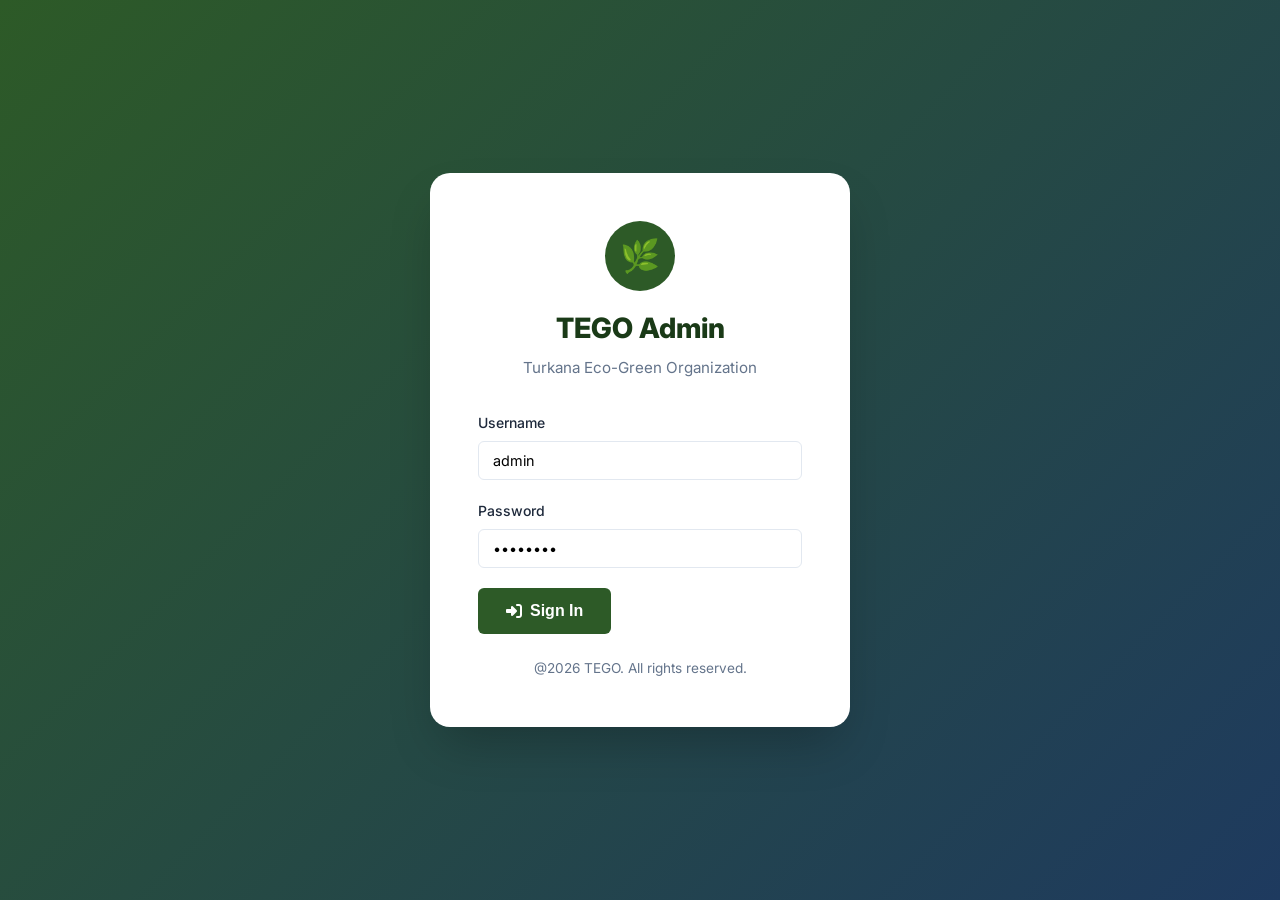
<file: admin/index.html>
<!DOCTYPE html>
<html>
<head>
    <meta http-equiv="refresh" content="0; url=login.html">
    <title>TEGO Admin</title>
</head>
<body>
    <p>Redirecting to <a href="login.html">Admin Login</a>...</p>
</body>
</html>
</file>
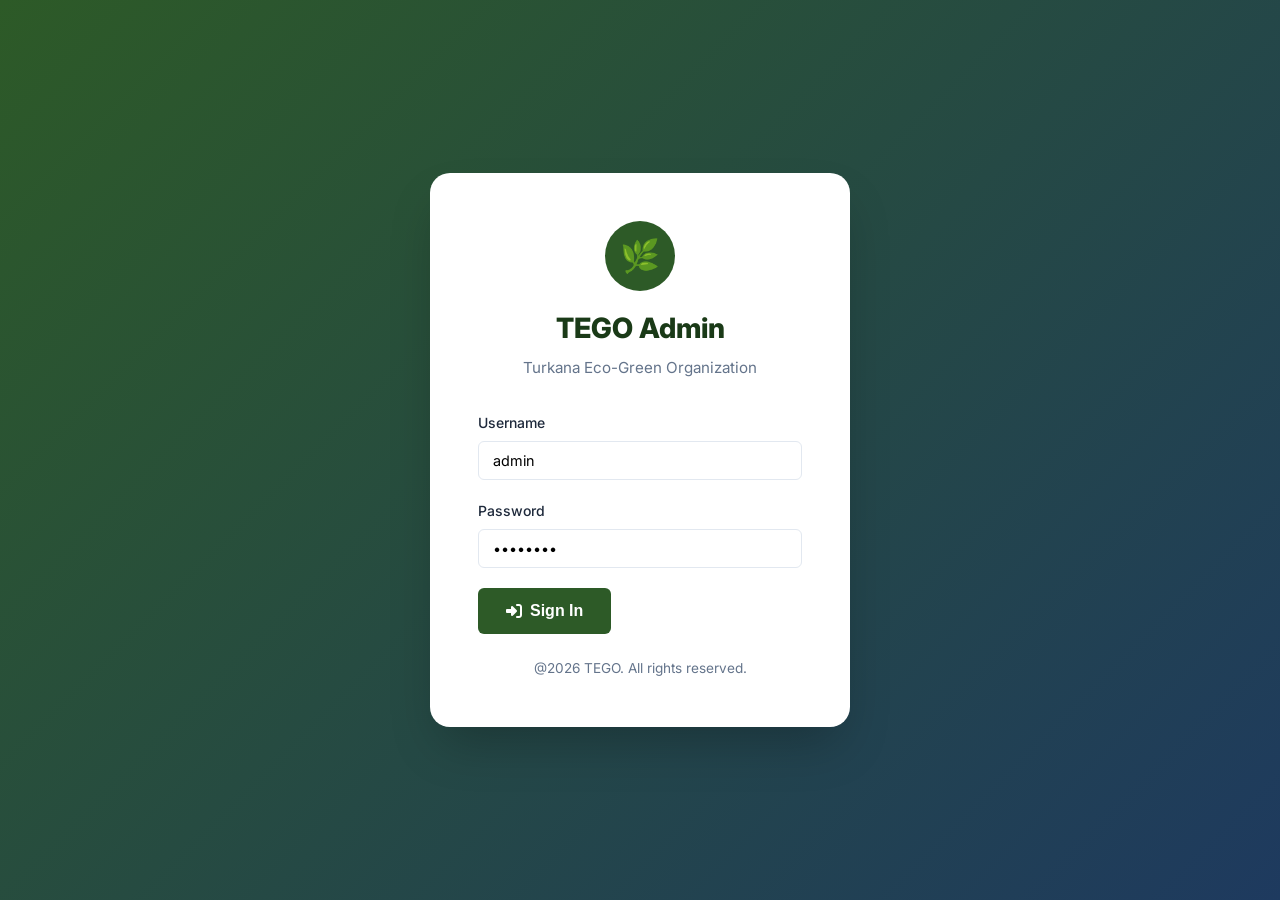
<file: admin/dashboard.html>
<!DOCTYPE html>
<html lang="en">
<head>
    <meta charset="UTF-8">
    <meta name="viewport" content="width=device-width, initial-scale=1.0">
    <title>Dashboard - TEGO Admin</title>
    <link rel="stylesheet" href="css/admin.css?v=2">
    <link rel="stylesheet" href="https://cdnjs.cloudflare.com/ajax/libs/font-awesome/6.5.1/css/all.min.css">
    <link href="https://fonts.googleapis.com/css2?family=Inter:wght@400;500;600;700;800&display=swap" rel="stylesheet">
</head>
<body>
    <div class="dashboard" id="dashboard">
        <aside class="sidebar" id="sidebar">
            <div class="sidebar-header">
                <h2><span style="margin-right: 0.5rem;">🌿</span> TEGO Admin</h2>
            </div>
            <ul class="sidebar-nav">
                <li><a href="#" class="active" onclick="showSection('overview')"><i class="fas fa-tachometer-alt"></i> Dashboard</a></li>
                <li><a href="#" onclick="showSection('projects')"><i class="fas fa-project-diagram"></i> Projects</a></li>
                <li><a href="#" onclick="showSection('blog')"><i class="fas fa-newspaper"></i> Blog Posts</a></li>
                <li><a href="#" onclick="showSection('messages')"><i class="fas fa-envelope"></i> Messages</a></li>
                <li><a href="#" onclick="logout()"><i class="fas fa-sign-out-alt"></i> Logout</a></li>
            </ul>
        </aside>

        <main class="main-content">
            <div class="top-bar">
                <div>
                    <h1 id="pageTitle">Dashboard Overview</h1>
                    <p class="breadcrumb">Home / Dashboard</p>
                </div>
                <div class="user-menu">
                    <span style="color: var(--text-light); font-size: 0.875rem;">Admin User</span>
                    <div class="user-avatar">A</div>
                </div>
            </div>

            <!-- Overview -->
            <div id="overview" class="content-section">
                <div class="stats-grid">
                    <div class="stat-card">
                        <div class="stat-icon green"><i class="fas fa-project-diagram"></i></div>
                        <div class="stat-info"><h3 id="statProjects">0</h3><p>Projects</p></div>
                    </div>
                    <div class="stat-card">
                        <div class="stat-icon blue"><i class="fas fa-newspaper"></i></div>
                        <div class="stat-info"><h3 id="statBlog">0</h3><p>Blog Posts</p></div>
                    </div>
                    <div class="stat-card">
                        <div class="stat-icon orange"><i class="fas fa-envelope"></i></div>
                        <div class="stat-info"><h3 id="statMessages">0</h3><p>Messages</p></div>
                    </div>
                    <div class="stat-card">
                        <div class="stat-icon red"><i class="fas fa-bell"></i></div>
                        <div class="stat-info"><h3 id="statUnread">0</h3><p>Unread</p></div>
                    </div>
                </div>
            </div>

            <!-- Projects -->
            <div id="projects" class="content-section hidden">
                <div class="card">
                    <div class="card-header">
                        <h3><i class="fas fa-project-diagram" style="margin-right: 0.5rem;"></i>Projects</h3>
                        <button class="btn btn-success btn-sm" onclick="addNewProject()">
                            <i class="fas fa-plus"></i> Add Project
                        </button>
                    </div>
                    <div class="card-body">
                        <div class="table-responsive">
                            <table id="projectsTable">
                                <thead>
                                    <tr><th>ID</th><th>Image</th><th>Title</th><th>Category</th><th>Status</th><th>Location</th><th style="width:150px">Actions</th></tr>
                                </thead>
                                <tbody id="projectsTableBody"></tbody>
                            </table>
                        </div>
                    </div>
                </div>
            </div>

            <!-- Blog -->
            <div id="blog" class="content-section hidden">
                <div class="card">
                    <div class="card-header">
                        <h3><i class="fas fa-newspaper" style="margin-right: 0.5rem;"></i>Blog Posts</h3>
                        <button class="btn btn-success btn-sm" onclick="addNewBlog()">
                            <i class="fas fa-plus"></i> Add Post
                        </button>
                    </div>
                    <div class="card-body">
                        <div class="table-responsive">
                            <table id="blogTable">
                                <thead>
                                    <tr><th>ID</th><th>Image</th><th>Title</th><th>Author</th><th>Status</th><th>Date</th><th style="width:150px">Actions</th></tr>
                                </thead>
                                <tbody id="blogTableBody"></tbody>
                            </table>
                        </div>
                    </div>
                </div>
            </div>

            <!-- Messages -->
            <div id="messages" class="content-section hidden">
                <div class="card">
                    <div class="card-header">
                        <h3><i class="fas fa-envelope" style="margin-right: 0.5rem;"></i>Messages</h3>
                    </div>
                    <div class="card-body">
                        <div class="table-responsive">
                            <table id="messagesTable">
                                <thead>
                                    <tr><th>ID</th><th>Name</th><th>Email</th><th>Subject</th><th>Status</th><th style="width:150px">Actions</th></tr>
                                </thead>
                                <tbody id="messagesTableBody"></tbody>
                            </table>
                        </div>
                    </div>
                </div>
            </div>
        </main>
    </div>

    <!-- Project Modal -->
    <div class="modal-overlay" id="projectModal" onclick="if(event.target===this)closeModal('projectModal')">
        <div class="modal">
            <div class="modal-header">
                <h3 id="projectModalTitle">Add Project</h3>
                <button class="close-btn" onclick="closeModal('projectModal')"><i class="fas fa-times"></i></button>
            </div>
            <div class="modal-body">
                <input type="hidden" id="projectId">
                <div class="form-group"><label>Title *</label><input type="text" class="form-control" id="projectTitle"></div>
                <div class="form-group"><label>Slug *</label><input type="text" class="form-control" id="projectSlug"></div>
                <div class="form-group"><label>Summary</label><textarea class="form-control" id="projectSummary" rows="2"></textarea></div>
                <div class="form-group"><label>Description</label><textarea class="form-control" id="projectDescription" rows="3"></textarea></div>
                
                <!-- IMAGE UPLOAD -->
                <div class="form-group">
                    <label>Project Image</label>
                    <input type="file" class="form-control" id="projectImage" accept="image/*">
                    <div id="projectImagePreview" style="margin-top:0.5rem;"></div>
                </div>
                
                <div style="display:grid;grid-template-columns:1fr 1fr;gap:1rem">
                    <div class="form-group"><label>Category</label><input type="text" class="form-control" id="projectCategory"></div>
                    <div class="form-group"><label>Status</label>
                        <select class="form-control" id="projectStatus">
                            <option value="ongoing">Ongoing</option><option value="completed">Completed</option><option value="planned">Planned</option>
                        </select>
                    </div>
                </div>
                <div style="display:grid;grid-template-columns:1fr 1fr;gap:1rem">
                    <div class="form-group"><label>Location</label><input type="text" class="form-control" id="projectLocation"></div>
                    <div class="form-group"><label>Beneficiaries</label><input type="number" class="form-control" id="projectBeneficiaries" value="0"></div>
                </div>
            </div>
            <div class="modal-footer">
                <button class="btn btn-secondary" onclick="closeModal('projectModal')">Cancel</button>
                <button class="btn btn-success" onclick="saveProject()"><i class="fas fa-save"></i> Save</button>
            </div>
        </div>
    </div>

    <!-- Blog Modal -->
    <div class="modal-overlay" id="blogModal" onclick="if(event.target===this)closeModal('blogModal')">
        <div class="modal">
            <div class="modal-header">
                <h3 id="blogModalTitle">Add Blog Post</h3>
                <button class="close-btn" onclick="closeModal('blogModal')"><i class="fas fa-times"></i></button>
            </div>
            <div class="modal-body">
                <input type="hidden" id="blogId">
                <div class="form-group"><label>Title *</label><input type="text" class="form-control" id="blogTitle"></div>
                <div class="form-group"><label>Slug *</label><input type="text" class="form-control" id="blogSlug"></div>
                <div class="form-group"><label>Excerpt</label><textarea class="form-control" id="blogExcerpt" rows="2"></textarea></div>
                <div class="form-group"><label>Content *</label><textarea class="form-control" id="blogContent" rows="4"></textarea></div>
                
                <!-- IMAGE UPLOAD -->
                <div class="form-group">
                    <label>Blog Image</label>
                    <input type="file" class="form-control" id="blogImage" accept="image/*">
                    <div id="blogImagePreview" style="margin-top:0.5rem;"></div>
                </div>
                
                <div style="display:grid;grid-template-columns:1fr 1fr;gap:1rem">
                    <div class="form-group"><label>Author</label><input type="text" class="form-control" id="blogAuthor"></div>
                    <div class="form-group"><label>Category</label><input type="text" class="form-control" id="blogCategory"></div>
                </div>
                <div class="form-group">
                    <label style="display:flex;align-items:center;gap:0.5rem;cursor:pointer">
                        <input type="checkbox" id="blogPublished" checked style="width:auto"> <span>Published</span>
                    </label>
                </div>
            </div>
            <div class="modal-footer">
                <button class="btn btn-secondary" onclick="closeModal('blogModal')">Cancel</button>
                <button class="btn btn-success" onclick="saveBlog()"><i class="fas fa-save"></i> Save</button>
            </div>
        </div>
    </div>

    <!-- Detail Modal -->
    <div class="modal-overlay" id="detailModal" onclick="if(event.target===this)closeModal('detailModal')">
        <div class="modal" style="max-width:700px">
            <div class="modal-header">
                <h3 id="detailModalTitle">Details</h3>
                <button class="close-btn" onclick="closeModal('detailModal')"><i class="fas fa-times"></i></button>
            </div>
            <div class="modal-body" id="detailModalBody"></div>
            <div class="modal-footer">
                <button class="btn btn-secondary" onclick="closeModal('detailModal')">Close</button>
            </div>
        </div>
    </div>

    <script src="js/admin.js?v=2"></script>
</body>
</html>
</file>
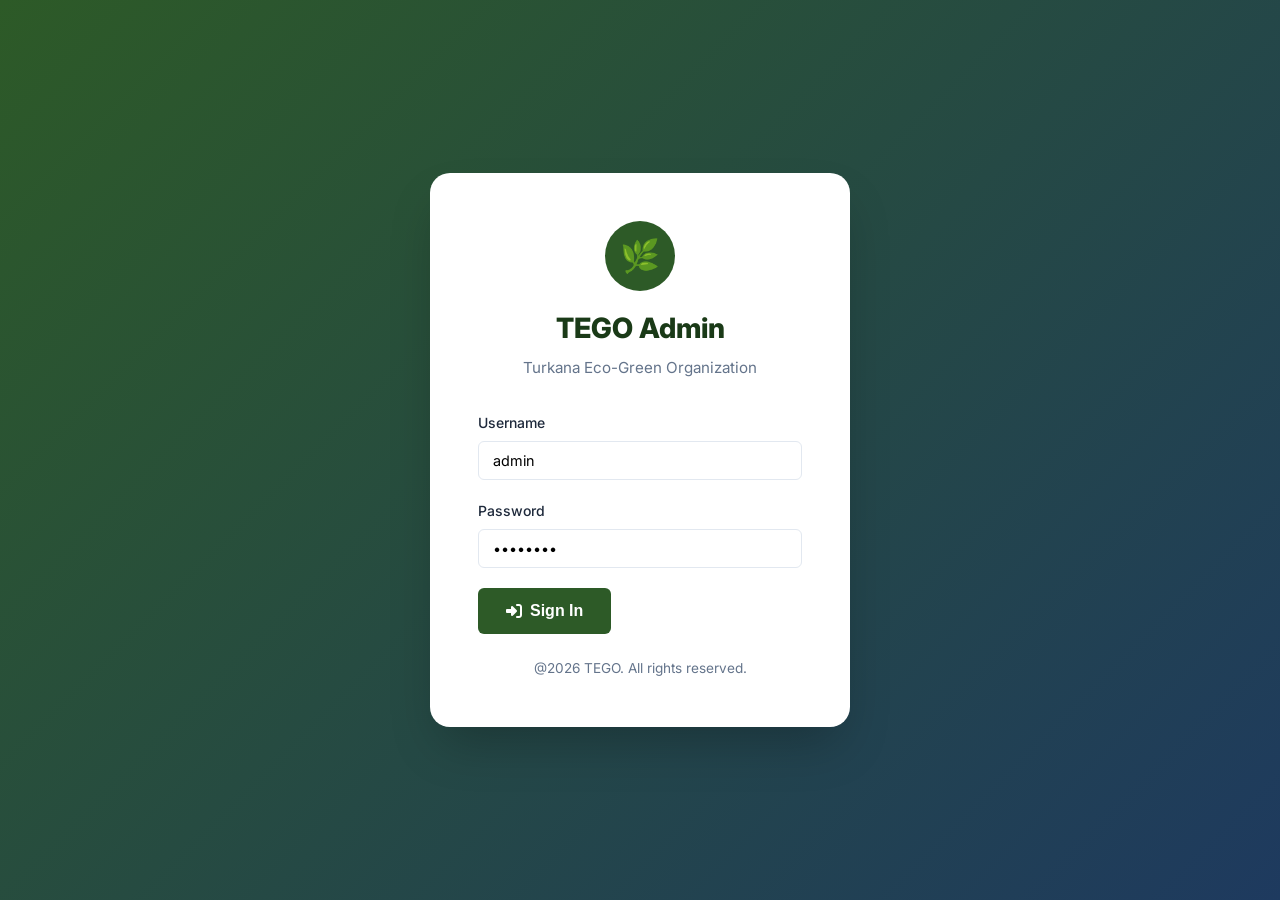
<file: admin/login.html>
<!DOCTYPE html>
<html lang="en">
<head>
    <meta charset="UTF-8">
    <meta name="viewport" content="width=device-width, initial-scale=1.0">
    <title>Admin Login - TEGO</title>
    <link rel="stylesheet" href="css/admin.css?v=2">
    <link rel="stylesheet" href="https://cdnjs.cloudflare.com/ajax/libs/font-awesome/6.5.1/css/all.min.css">
    <link href="https://fonts.googleapis.com/css2?family=Inter:wght@400;500;600;700;800&display=swap" rel="stylesheet">
</head>
<body class="login-page">
    <div class="login-box">
        <div class="login-logo">
            <div class="logo-icon">🌿</div>
            <h1>TEGO Admin</h1>
            <p>Turkana Eco-Green Organization</p>
        </div>
        <form id="loginForm">
            <div class="form-group">
                <label for="username">Username</label>
                <input type="text" id="username" class="form-control" required placeholder="Enter username" value="admin">
            </div>
            <div class="form-group">
                <label for="password">Password</label>
                <input type="password" id="password" class="form-control" required placeholder="Enter password" value="admin123">
            </div>
            <button type="submit" class="btn btn-primary btn-lg">
                <i class="fas fa-sign-in-alt"></i> Sign In
            </button>
        </form>
        <p style="text-align: center; margin-top: 1.5rem; color: var(--text-light); font-size: 0.85rem;">
           
            @2026 TEGO. All rights reserved.
        </p>
    </div>
    <script src="js/admin.js?v=2"></script>
</body>
</html>
</file>
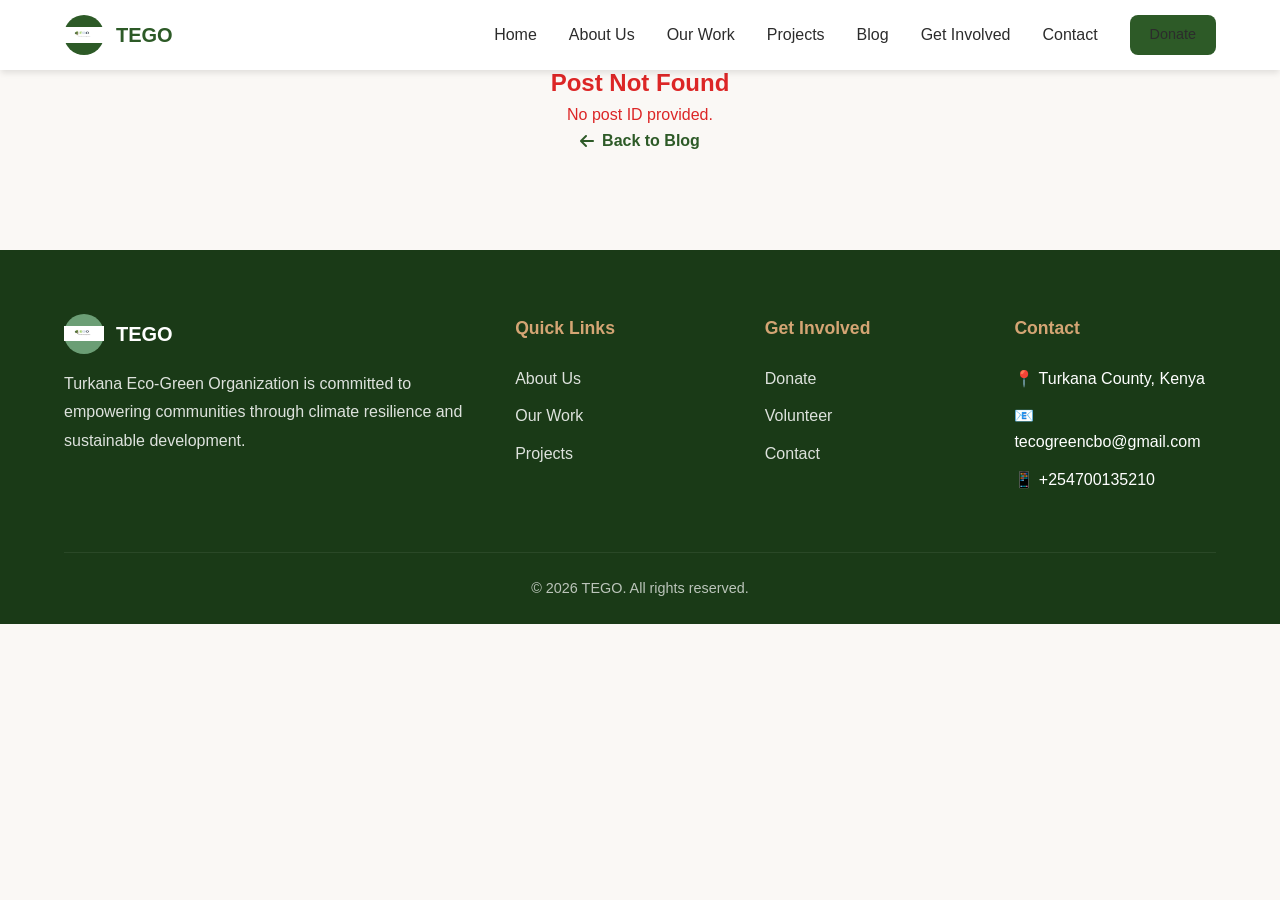
<file: frontend/blog-detail.html>
<!DOCTYPE html>
<html lang="en">
<head>
    <meta charset="UTF-8">
    <meta name="viewport" content="width=device-width, initial-scale=1.0">
    <title>Blog Post - TEGO</title>
    <link rel="stylesheet" href="css/styles.css">
    <link rel="stylesheet" href="https://cdnjs.cloudflare.com/ajax/libs/font-awesome/6.5.1/css/all.min.css">
    <style>
        .blog-detail-hero {
            position: relative;
            height: 450px;
            overflow: hidden;
        }
        .blog-detail-hero img {
            width: 100%;
            height: 100%;
            object-fit: cover;
        }
        .blog-detail-hero-overlay {
            position: absolute;
            bottom: 0;
            left: 0;
            right: 0;
            background: linear-gradient(transparent, rgba(0,0,0,0.85));
            padding: 4rem 0 2rem;
            color: white;
        }
        .blog-detail-meta {
            display: flex;
            gap: 1.5rem;
            align-items: center;
            margin-top: 1rem;
            flex-wrap: wrap;
        }
        .blog-detail-meta span {
            display: flex;
            align-items: center;
            gap: 0.5rem;
            font-size: 0.95rem;
            opacity: 0.9;
        }
        .blog-detail-content {
            max-width: 800px;
            margin: 0 auto;
            padding: 3rem 1rem;
            font-size: 1.1rem;
            line-height: 1.8;
            color: var(--gray);
        }
        .blog-detail-content p {
            margin-bottom: 1.5rem;
        }
        .author-box {
            display: flex;
            align-items: center;
            gap: 1rem;
            background: var(--light-gray);
            padding: 1.5rem;
            border-radius: 12px;
            margin-top: 3rem;
        }
        .author-avatar {
            width: 60px;
            height: 60px;
            border-radius: 50%;
            background: var(--primary-green);
            color: white;
            display: flex;
            align-items: center;
            justify-content: center;
            font-size: 1.5rem;
            font-weight: 700;
        }
        .back-link {
            display: inline-flex;
            align-items: center;
            gap: 0.5rem;
            color: var(--primary-green);
            text-decoration: none;
            font-weight: 600;
            margin-bottom: 2rem;
        }
        .back-link:hover {
            text-decoration: underline;
        }
        .loading-spinner {
            text-align: center;
            padding: 4rem;
            font-size: 1.2rem;
            color: var(--gray);
        }
        .error-message {
            text-align: center;
            padding: 4rem;
            color: #dc2626;
        }
    </style>
</head>
<body>
    <nav class="navbar">
        <div class="container">
            <a href="index.html" class="logo">
                <div class="logo-icon"><img src="uploads/logo.jpeg" alt="TEGO Logo"></div>
                <span>TEGO</span>
            </a>
            <button class="mobile-menu-btn" id="mobileMenuBtn">
                <i class="fas fa-bars"></i>
            </button>
            <ul class="nav-links" id="navLinks">
                <li><a href="index.html">Home</a></li>
                <li><a href="about.html">About Us</a></li>
                <li><a href="work.html">Our Work</a></li>
                <li><a href="projects.html">Projects</a></li>
                <li><a href="blog.html">Blog</a></li>
                <li><a href="get-involved.html">Get Involved</a></li>
                <li><a href="contact.html">Contact</a></li>
                <li><a href="get-involved.html" class="btn btn-primary" style="padding: 0.5rem 1.25rem; font-size: 0.9rem;">Donate</a></li>
            </ul>
        </div>
    </nav>

    <div id="blogDetail">
        <div class="loading-spinner">
            <i class="fas fa-spinner fa-spin"></i> Loading blog post...
        </div>
    </div>

    <footer class="footer">
        <div class="container">
            <div class="footer-grid">
                <div class="footer-brand">
                    <div class="logo" style="color: white;">
                        <div class="logo-icon" style="background: var(--accent-green);"><img src="uploads/logo.jpeg" alt="TEGO Logo"></div>
                        <span>TEGO</span>
                    </div>
                    <p>Turkana Eco-Green Organization is committed to empowering communities through climate resilience and sustainable development.</p>
                </div>
                <div>
                    <h4>Quick Links</h4>
                    <ul class="footer-links">
                        <li><a href="about.html">About Us</a></li>
                        <li><a href="work.html">Our Work</a></li>
                        <li><a href="projects.html">Projects</a></li>
                    </ul>
                </div>
                <div>
                    <h4>Get Involved</h4>
                    <ul class="footer-links">
                        <li><a href="get-involved.html">Donate</a></li>
                        <li><a href="get-involved.html">Volunteer</a></li>
                        <li><a href="contact.html">Contact</a></li>
                    </ul>
                </div>
                <div>
                    <h4>Contact</h4>
                    <ul class="footer-links">
                        <li>📍 Turkana County, Kenya</li>
                        <li>📧 tecogreencbo@gmail.com</li>
                        <li>📱  +254700135210 </li>
                    </ul>
                </div>
            </div>
            <div class="footer-bottom">
                <p>&copy; 2026 TEGO. All rights reserved.</p>
            </div>
        </div>
    </footer>

    <script src="js/main.js"></script>
    <script>
        // Blog detail page logic
        async function loadBlogDetail() {
            const urlParams = new URLSearchParams(window.location.search);
            const postId = urlParams.get('id');
            const container = document.getElementById('blogDetail');

            if (!postId) {
                container.innerHTML = '<div class="error-message"><h2>Post Not Found</h2><p>No post ID provided.</p><a href="blog.html" class="back-link"><i class="fas fa-arrow-left"></i> Back to Blog</a></div>';
                return;
            }

            try {
                const response = await fetch(`${API_BASE_URL}/blog/${postId}`);
                if (!response.ok) throw new Error('Post not found');
                const post = await response.json();

                container.innerHTML = `
                    <div class="blog-detail-hero">
                        <img src="${post.image_url || 'https://images.unsplash.com/photo-1464226184884-fa280b87c399?w=1200'}" alt="${post.title}">
                        <div class="blog-detail-hero-overlay">
                            <div class="container">
                                <a href="blog.html" class="back-link" style="color:white; margin-bottom:1rem;">
                                    <i class="fas fa-arrow-left"></i> Back to Blog
                                </a>
                                <span class="badge badge-info" style="display:inline-block; margin-bottom:1rem; padding: 0.35rem 1rem; border-radius: 999px; background: var(--accent-green);">
                                    ${post.category || 'General'}
                                </span>
                                <h1 style="font-size: 2.5rem; margin-bottom: 0.5rem; line-height: 1.2;">${post.title}</h1>
                                <div class="blog-detail-meta">
                                    <span><i class="fas fa-user"></i> ${post.author || 'TEGO Team'}</span>
                                    <span><i class="fas fa-calendar"></i> ${new Date(post.created_at).toLocaleDateString('en-US', { year: 'numeric', month: 'long', day: 'numeric' })}</span>
                                    <span><i class="fas fa-clock"></i> ${Math.ceil((post.content || post.excerpt || '').length / 1000)} min read</span>
                                    ${post.is_published ? '' : '<span style="background: #f59e0b; padding: 0.25rem 0.75rem; border-radius: 999px; font-size: 0.85rem;">Draft</span>'}
                                </div>
                            </div>
                        </div>
                    </div>

                    <div class="container">
                        <div class="blog-detail-content">
                            ${post.excerpt ? `<p style="font-size: 1.25rem; font-weight: 500; color: var(--dark-green); font-style: italic; border-left: 4px solid var(--primary-green); padding-left: 1.5rem; margin-bottom: 2rem;">${post.excerpt}</p>` : ''}
                            
                            <div class="post-body">
                                ${(post.content || 'No content available.').replace(/\n/g, '<br>')}
                            </div>

                            <div class="author-box">
                                <div class="author-avatar">${(post.author || 'T').charAt(0)}</div>
                                <div>
                                    <h4 style="margin-bottom: 0.25rem; color: var(--dark-green);">${post.author || 'TEGO Team'}</h4>
                                    <p style="font-size: 0.9rem; color: var(--gray);">Writer at TEGO</p>
                                </div>
                            </div>

                            <div style="margin-top: 3rem; text-align: center;">
                                <h3 style="color: var(--dark-green); margin-bottom: 1rem;">Share This Post</h3>
                                <div style="display: flex; gap: 1rem; justify-content: center;">
                                    <a href="https://twitter.com/intent/tweet?text=${encodeURIComponent(post.title)}&url=${encodeURIComponent(window.location.href)}" target="_blank" class="btn btn-outline" style="border-radius: 50%; width: 50px; height: 50px; padding: 0; display: flex; align-items: center; justify-content: center;">
                                        <i class="fab fa-twitter"></i>
                                    </a>
                                    <a href="https://www.facebook.com/sharer/sharer.php?u=${encodeURIComponent(window.location.href)}" target="_blank" class="btn btn-outline" style="border-radius: 50%; width: 50px; height: 50px; padding: 0; display: flex; align-items: center; justify-content: center;">
                                        <i class="fab fa-facebook-f"></i>
                                    </a>
                                    <a href="https://wa.me/?text=${encodeURIComponent(post.title + ' ' + window.location.href)}" target="_blank" class="btn btn-outline" style="border-radius: 50%; width: 50px; height: 50px; padding: 0; display: flex; align-items: center; justify-content: center;">
                                        <i class="fab fa-whatsapp"></i>
                                    </a>
                                </div>
                            </div>
                        </div>
                    </div>
                `;
            } catch (error) {
                container.innerHTML = `
                    <div class="error-message">
                        <h2>Error Loading Post</h2>
                        <p>${error.message}</p>
                        <a href="blog.html" class="back-link"><i class="fas fa-arrow-left"></i> Back to Blog</a>
                    </div>
                `;
            }
        }

        // Load detail when DOM is ready
        if (document.getElementById('blogDetail')) {
            loadBlogDetail();
        }
    </script>
</body>
</html>
</file>
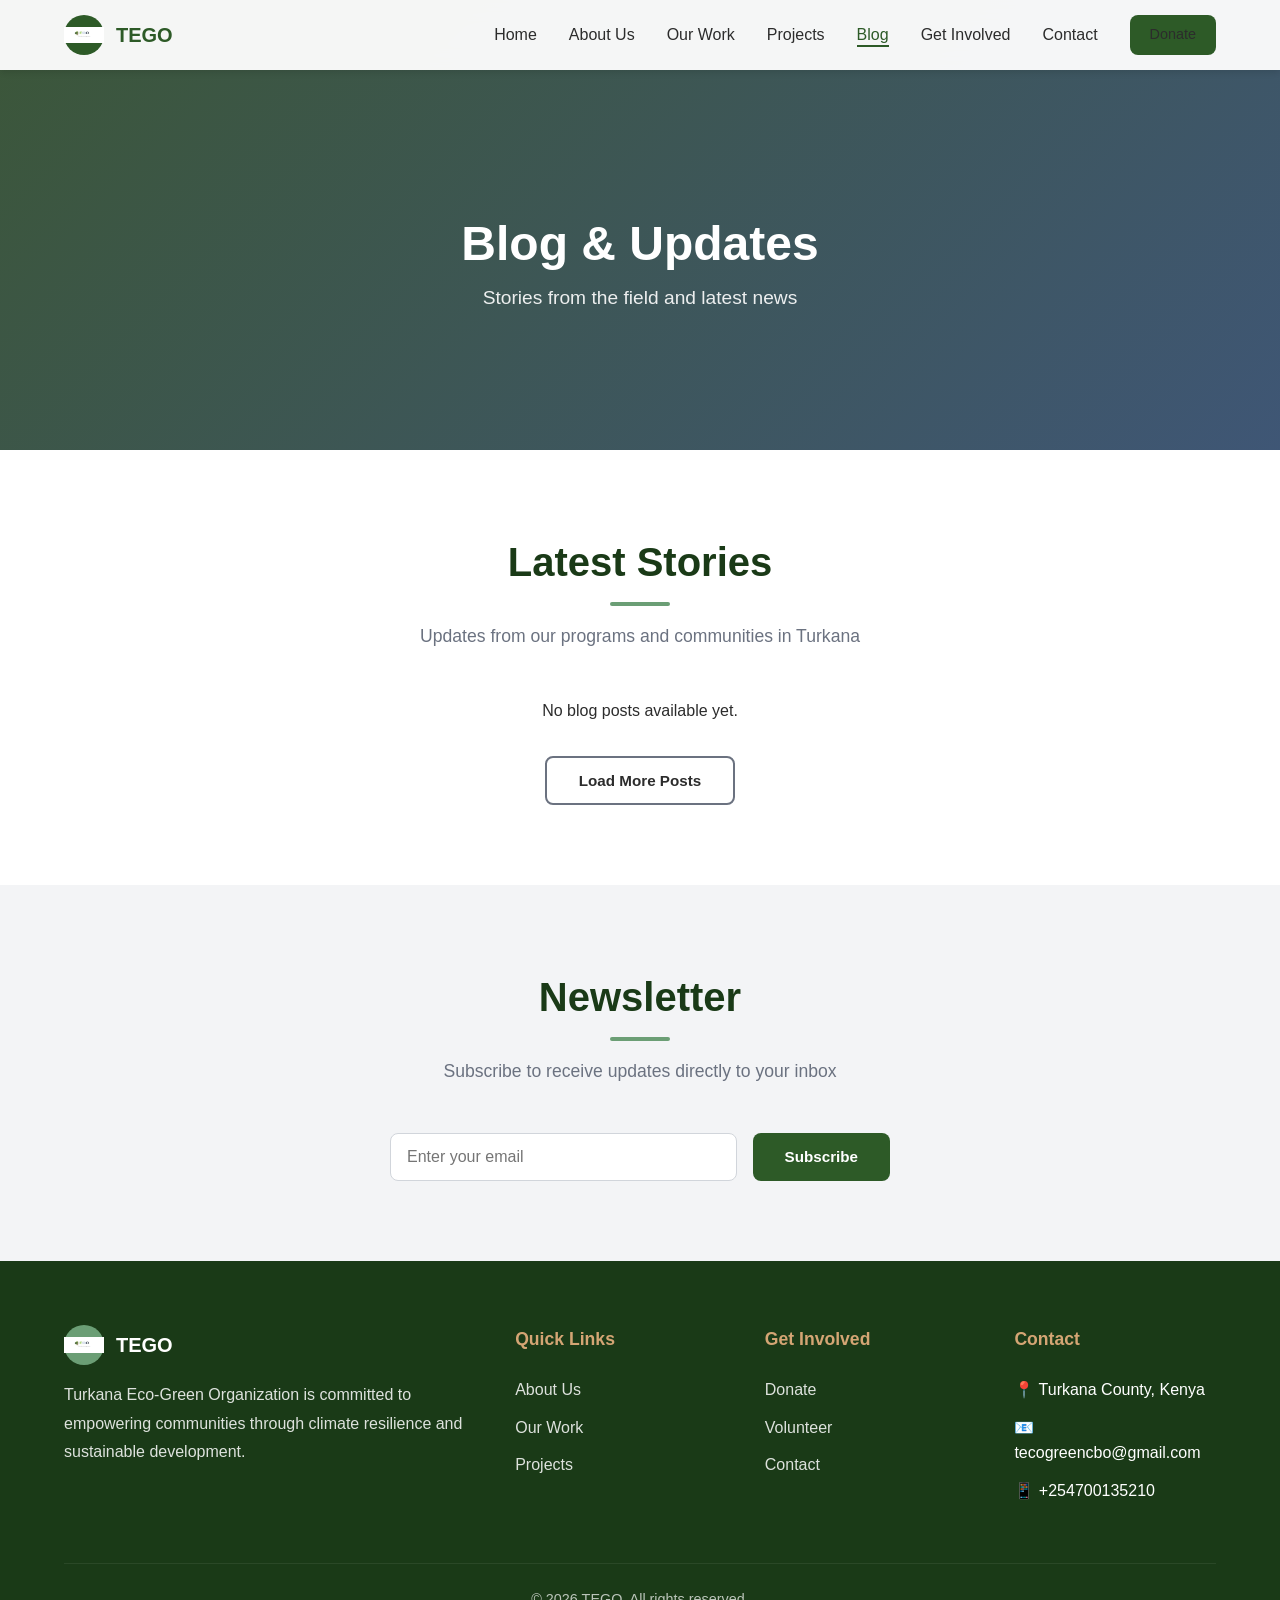
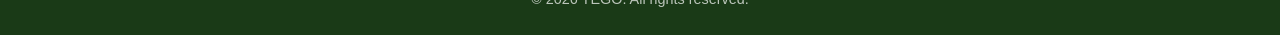
<file: frontend/blog.html>
<!DOCTYPE html>
<html lang="en">
<head>
    <meta charset="UTF-8">
    <meta name="viewport" content="width=device-width, initial-scale=1.0">
    <title>Blog & Updates - TEGO</title>
    <link rel="stylesheet" href="css/styles.css">
    <link rel="stylesheet" href="https://cdnjs.cloudflare.com/ajax/libs/font-awesome/6.5.1/css/all.min.css">
</head>
<body>
    <nav class="navbar">
        <div class="container">
            <a href="index.html" class="logo">
                <div class="logo-icon"><img src="uploads/logo.jpeg" alt="TEGO Logo"></div>
                <span>TEGO</span>
            </a>
            <button class="mobile-menu-btn" id="mobileMenuBtn">
                <i class="fas fa-bars"></i>
            </button>
            <ul class="nav-links" id="navLinks">
                <li><a href="index.html">Home</a></li>
                <li><a href="about.html">About Us</a></li>
                <li><a href="work.html">Our Work</a></li>
                <li><a href="projects.html">Projects</a></li>
                <li><a href="blog.html" class="active">Blog</a></li>
                <li><a href="get-involved.html">Get Involved</a></li>
                <li><a href="contact.html">Contact</a></li>
                <li><a href="get-involved.html" class="btn btn-primary" style="padding: 0.5rem 1.25rem; font-size: 0.9rem;">Donate</a></li>
            </ul>
        </div>
    </nav>

    <section class="about-hero">
        <div class="container">
            <h1>Blog & Updates</h1>
            <p style="font-size: 1.2rem; opacity: 0.9;">Stories from the field and latest news</p>
        </div>
    </section>

    <section class="section" style="background: white;">
        <div class="container">
            <div class="section-header">
                <h2>Latest Stories</h2>
                <p>Updates from our programs and communities in Turkana</p>
            </div>
            <div class="blog-grid" id="blogContainer">
                <!-- Blog posts loaded dynamically -->
            </div>
            <div class="text-center mt-2">
                <button class="btn btn-outline" style="color: var(--dark); border-color: var(--gray);" onclick="alert('More posts coming soon!')">Load More Posts</button>
            </div>
        </div>
    </section>

    <section class="section" style="background: var(--light-gray);">
        <div class="container">
            <div class="section-header">
                <h2>Newsletter</h2>
                <p>Subscribe to receive updates directly to your inbox</p>
            </div>
            <div style="max-width: 500px; margin: 0 auto; text-align: center;">
                <form onsubmit="event.preventDefault(); alert('Thank you for subscribing!');" style="display: flex; gap: 1rem;">
                    <input type="email" placeholder="Enter your email" class="form-control" required style="flex: 1;">
                    <button type="submit" class="btn btn-primary">Subscribe</button>
                </form>
            </div>
        </div>
    </section>

    <footer class="footer">
        <div class="container">
            <div class="footer-grid">
                <div class="footer-brand">
                    <div class="logo" style="color: white;">
                        <div class="logo-icon" style="background: var(--accent-green);"><img src="uploads/logo.jpeg" alt="TEGO Logo"></div>
                        <span>TEGO</span>
                    </div>
                    <p>Turkana Eco-Green Organization is committed to empowering communities through climate resilience and sustainable development.</p>
                </div>
                <div>
                    <h4>Quick Links</h4>
                    <ul class="footer-links">
                        <li><a href="about.html">About Us</a></li>
                        <li><a href="work.html">Our Work</a></li>
                        <li><a href="projects.html">Projects</a></li>
                    </ul>
                </div>
                <div>
                    <h4>Get Involved</h4>
                    <ul class="footer-links">
                        <li><a href="get-involved.html">Donate</a></li>
                        <li><a href="get-involved.html">Volunteer</a></li>
                        <li><a href="contact.html">Contact</a></li>
                    </ul>
                </div>
                <div>
                    <h4>Contact</h4>
                    <ul class="footer-links">
                        <li>📍 Turkana County, Kenya</li>
                        <li>📧 tecogreencbo@gmail.com</li>
                        <li>📱  +254700135210 </li>
                    </ul>
                </div>
            </div>
            <div class="footer-bottom">
                <p>&copy; 2026 TEGO. All rights reserved.</p>
            </div>
        </div>
    </footer>

    <script src="js/main.js"></script>
</body>
</html>
</file>
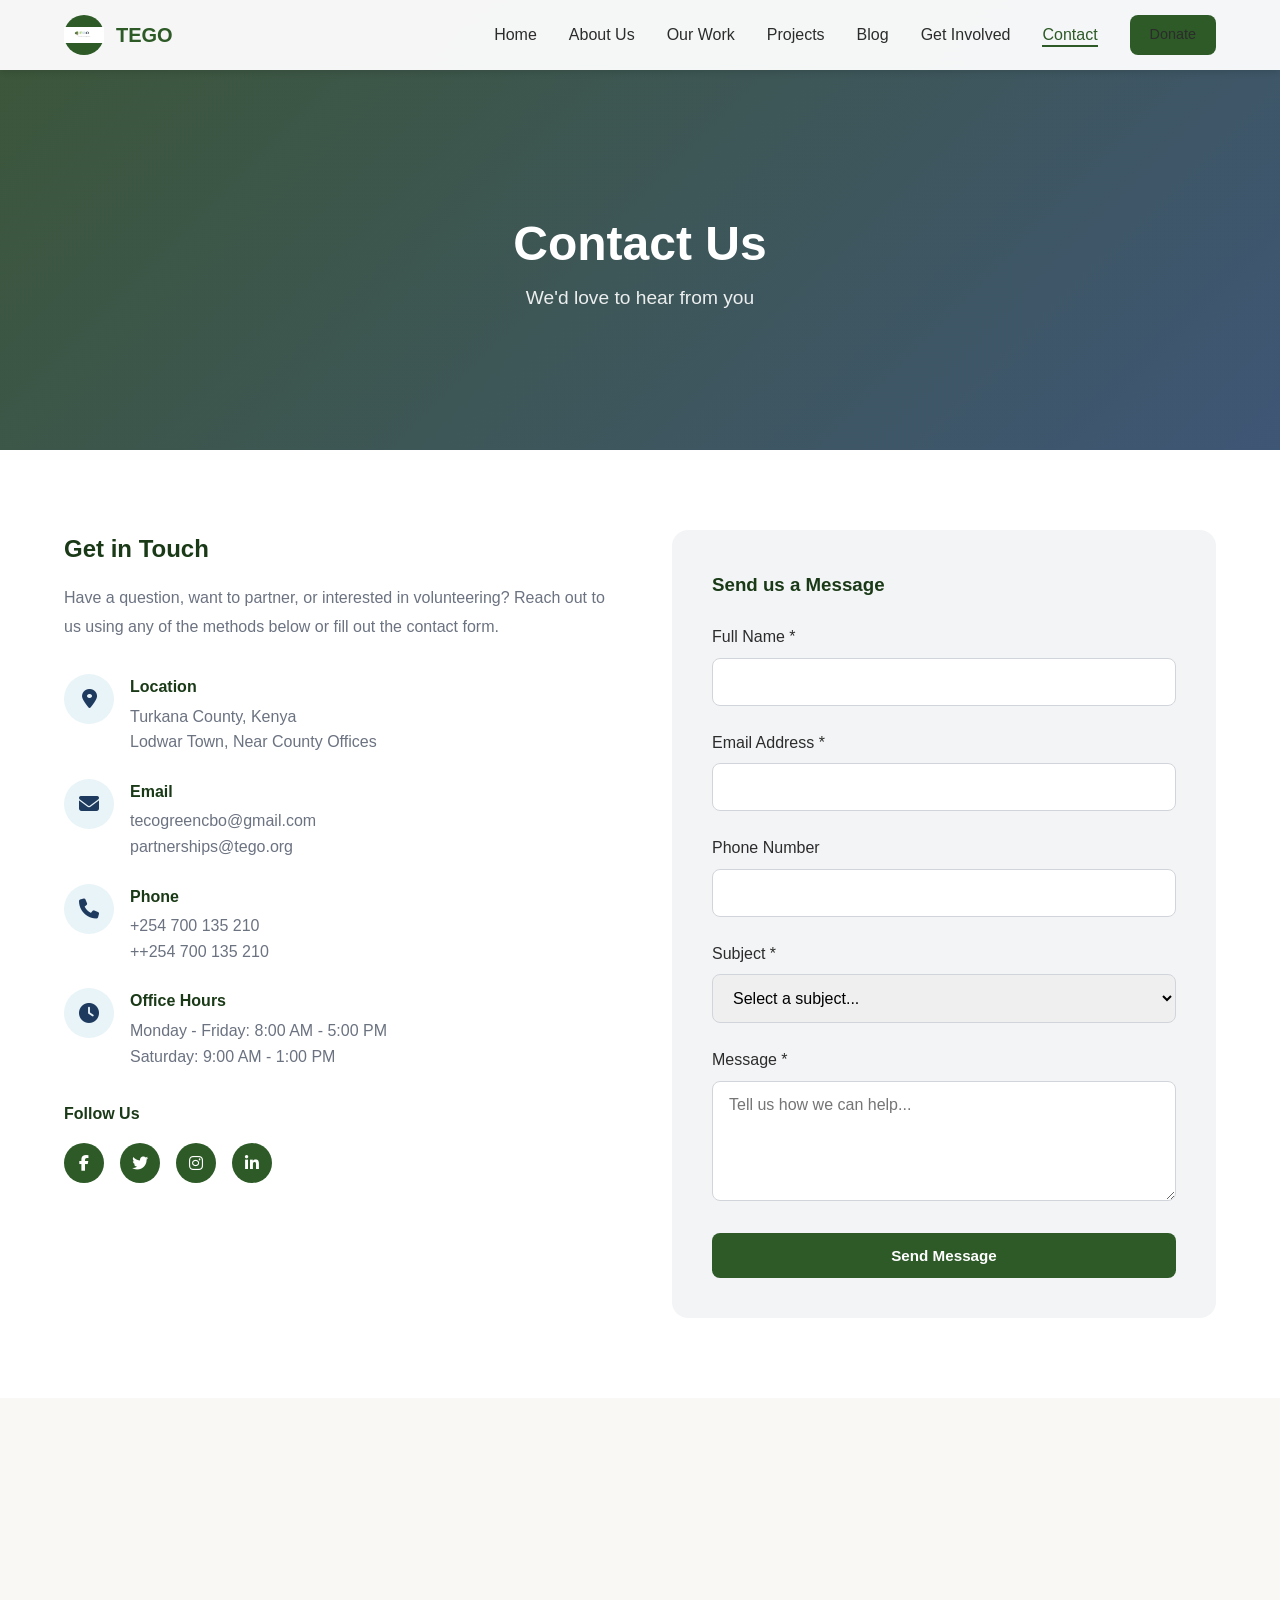
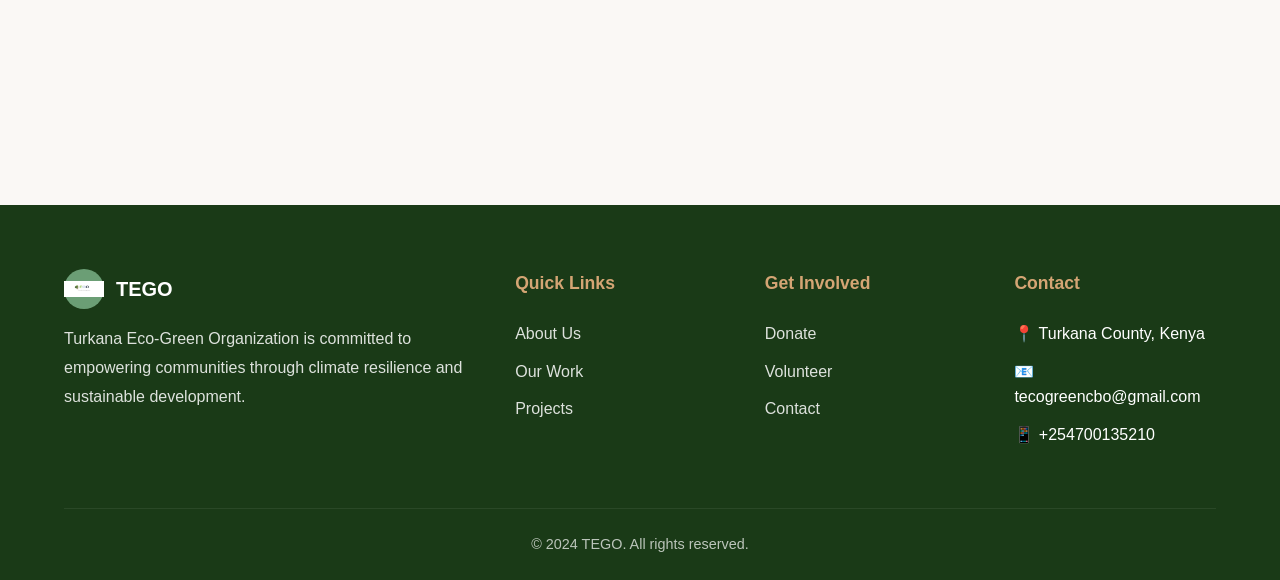
<file: frontend/contact.html>
<!DOCTYPE html>
<html lang="en">
<head>
    <meta charset="UTF-8">
    <meta name="viewport" content="width=device-width, initial-scale=1.0">
    <title>Contact Us - TEGO</title>
    <link rel="stylesheet" href="css/styles.css">
    <link rel="stylesheet" href="https://cdnjs.cloudflare.com/ajax/libs/font-awesome/6.5.1/css/all.min.css">
</head>
<body>
    <nav class="navbar">
        <div class="container">
            <a href="index.html" class="logo">
                <div class="logo-icon"><img src="uploads/logo.jpeg" alt="TEGO Logo"></div>
                <span>TEGO</span>
            </a>
            <button class="mobile-menu-btn" id="mobileMenuBtn">
                <i class="fas fa-bars"></i>
            </button>
            <ul class="nav-links" id="navLinks">
                <li><a href="index.html">Home</a></li>
                <li><a href="about.html">About Us</a></li>
                <li><a href="work.html">Our Work</a></li>
                <li><a href="projects.html">Projects</a></li>
                <li><a href="blog.html">Blog</a></li>
                <li><a href="get-involved.html">Get Involved</a></li>
                <li><a href="contact.html" class="active">Contact</a></li>
                <li><a href="get-involved.html" class="btn btn-primary" style="padding: 0.5rem 1.25rem; font-size: 0.9rem;">Donate</a></li>
            </ul>
        </div>
    </nav>

    <section class="about-hero">
        <div class="container">
            <h1>Contact Us</h1>
            <p style="font-size: 1.2rem; opacity: 0.9;">We'd love to hear from you</p>
        </div>
    </section>

    <section class="section" style="background: white;">
        <div class="container">
            <div class="contact-grid">
                <div>
                    <h2 style="color: var(--dark-green); margin-bottom: 1rem;">Get in Touch</h2>
                    <p style="color: var(--gray); margin-bottom: 2rem; line-height: 1.8;">Have a question, want to partner, or interested in volunteering? Reach out to us using any of the methods below or fill out the contact form.</p>
                    
                    <div class="contact-info-item">
                        <div class="contact-info-icon"><i class="fas fa-map-marker-alt"></i></div>
                        <div>
                            <h4 style="color: var(--dark-green); margin-bottom: 0.25rem;">Location</h4>
                            <p style="color: var(--gray);">Turkana County, Kenya<br>Lodwar Town, Near County Offices</p>
                        </div>
                    </div>
                    
                    <div class="contact-info-item">
                        <div class="contact-info-icon"><i class="fas fa-envelope"></i></div>
                        <div>
                            <h4 style="color: var(--dark-green); margin-bottom: 0.25rem;">Email</h4>
                            <p style="color: var(--gray);">tecogreencbo@gmail.com<br>partnerships@tego.org</p>
                        </div>
                    </div>
                    
                    <div class="contact-info-item">
                        <div class="contact-info-icon"><i class="fas fa-phone"></i></div>
                        <div>
                            <h4 style="color: var(--dark-green); margin-bottom: 0.25rem;">Phone</h4>
                            <p style="color: var(--gray);">+254 700 135 210<br>++254 700 135 210</p>
                        </div>
                    </div>
                    
                    <div class="contact-info-item">
                        <div class="contact-info-icon"><i class="fas fa-clock"></i></div>
                        <div>
                            <h4 style="color: var(--dark-green); margin-bottom: 0.25rem;">Office Hours</h4>
                            <p style="color: var(--gray);">Monday - Friday: 8:00 AM - 5:00 PM<br>Saturday: 9:00 AM - 1:00 PM</p>
                        </div>
                    </div>

                    <div style="margin-top: 2rem;">
                        <h4 style="color: var(--dark-green); margin-bottom: 1rem;">Follow Us</h4>
                        <div class="footer-social" style="margin-top: 0;">
                            <a href="https://www.facebook.com/people/Turkana-Eco-Green-Organization-CBO/61561787292951/ " style="background: var(--primary-green); color: white;"><i class="fab fa-facebook-f"></i></a>
                            <a href="https://x.com/TurkanaECOGREEN  " style="background: var(--primary-green); color: white;"><i class="fab fa-twitter"></i></a>
                            <a href="#" style="background: var(--primary-green); color: white;"><i class="fab fa-instagram"></i></a>
                            <a href="#" style="background: var(--primary-green); color: white;"><i class="fab fa-linkedin-in"></i></a>
                        </div>
                    </div>
                </div>

                <div>
                    <form id="contactForm" style="background: var(--light-gray); padding: 2.5rem; border-radius: 16px;">
                        <h3 style="color: var(--dark-green); margin-bottom: 1.5rem;">Send us a Message</h3>
                        
                        <div class="form-group">
                            <label for="name">Full Name *</label>
                            <input type="text" id="name" class="form-control" required>
                        </div>
                        
                        <div class="form-group">
                            <label for="email">Email Address *</label>
                            <input type="email" id="email" class="form-control" required>
                        </div>
                        
                        <div class="form-group">
                            <label for="phone">Phone Number</label>
                            <input type="tel" id="phone" class="form-control">
                        </div>
                        
                        <div class="form-group">
                            <label for="subject">Subject *</label>
                            <select id="subject" class="form-control" required>
                                <option value="">Select a subject...</option>
                                <option value="general">General Inquiry</option>
                                <option value="partnership">Partnership Opportunity</option>
                                <option value="donation">Donation Question</option>
                                <option value="volunteer">Volunteering</option>
                                <option value="media">Media Inquiry</option>
                            </select>
                        </div>
                        
                        <div class="form-group">
                            <label for="message">Message *</label>
                            <textarea id="message" class="form-control" rows="5" required placeholder="Tell us how we can help..."></textarea>
                        </div>
                        
                        <button type="submit" class="btn btn-primary" style="width: 100%;">Send Message</button>
                    </form>
                </div>
            </div>
        </div>
    </section>

    <section style="padding: 0;">
        <iframe src="https://www.google.com/maps/embed?pb=!1m18!1m12!1m3!1d255281.19891822786!2d35.86060765!3d3.0479418!2m3!1f0!2f0!3f0!3m2!1i1024!2i768!4f13.1!3m3!1m2!1s0x1799e4c423e9c5fd%3A0x5e8a0b3e7e2e0b0a!2sTurkana%20County%2C%20Kenya!5e0!3m2!1sen!2s!4v1700000000000!5m2!1sen!2s" width="100%" height="400" style="border:0;" allowfullscreen="" loading="lazy" referrerpolicy="no-referrer-when-downgrade"></iframe>
    </section>

    <footer class="footer">
        <div class="container">
            <div class="footer-grid">
                <div class="footer-brand">
                    <div class="logo" style="color: white;">
                        <div class="logo-icon" style="background: var(--accent-green);"><img src="uploads/logo.jpeg" alt="TEGO Logo"></div>
                        <span>TEGO</span>
                    </div>
                    <p>Turkana Eco-Green Organization is committed to empowering communities through climate resilience and sustainable development.</p>
                </div>
                <div>
                    <h4>Quick Links</h4>
                    <ul class="footer-links">
                        <li><a href="about.html">About Us</a></li>
                        <li><a href="work.html">Our Work</a></li>
                        <li><a href="projects.html">Projects</a></li>
                    </ul>
                </div>
                <div>
                    <h4>Get Involved</h4>
                    <ul class="footer-links">
                        <li><a href="get-involved.html">Donate</a></li>
                        <li><a href="get-involved.html">Volunteer</a></li>
                        <li><a href="contact.html">Contact</a></li>
                    </ul>
                </div>
                <div>
                    <h4>Contact</h4>
                    <ul class="footer-links">
                        <li>📍 Turkana County, Kenya</li>
                        <li>📧  tecogreencbo@gmail.com</li>
                        <li>📱 +254700135210  </li>
                    </ul>
                </div>
            </div>
            <div class="footer-bottom">
                <p>&copy; 2024 TEGO. All rights reserved.</p>
            </div>
        </div>
    </footer>

    <script src="js/main.js"></script>
</body>
</html>
</file>
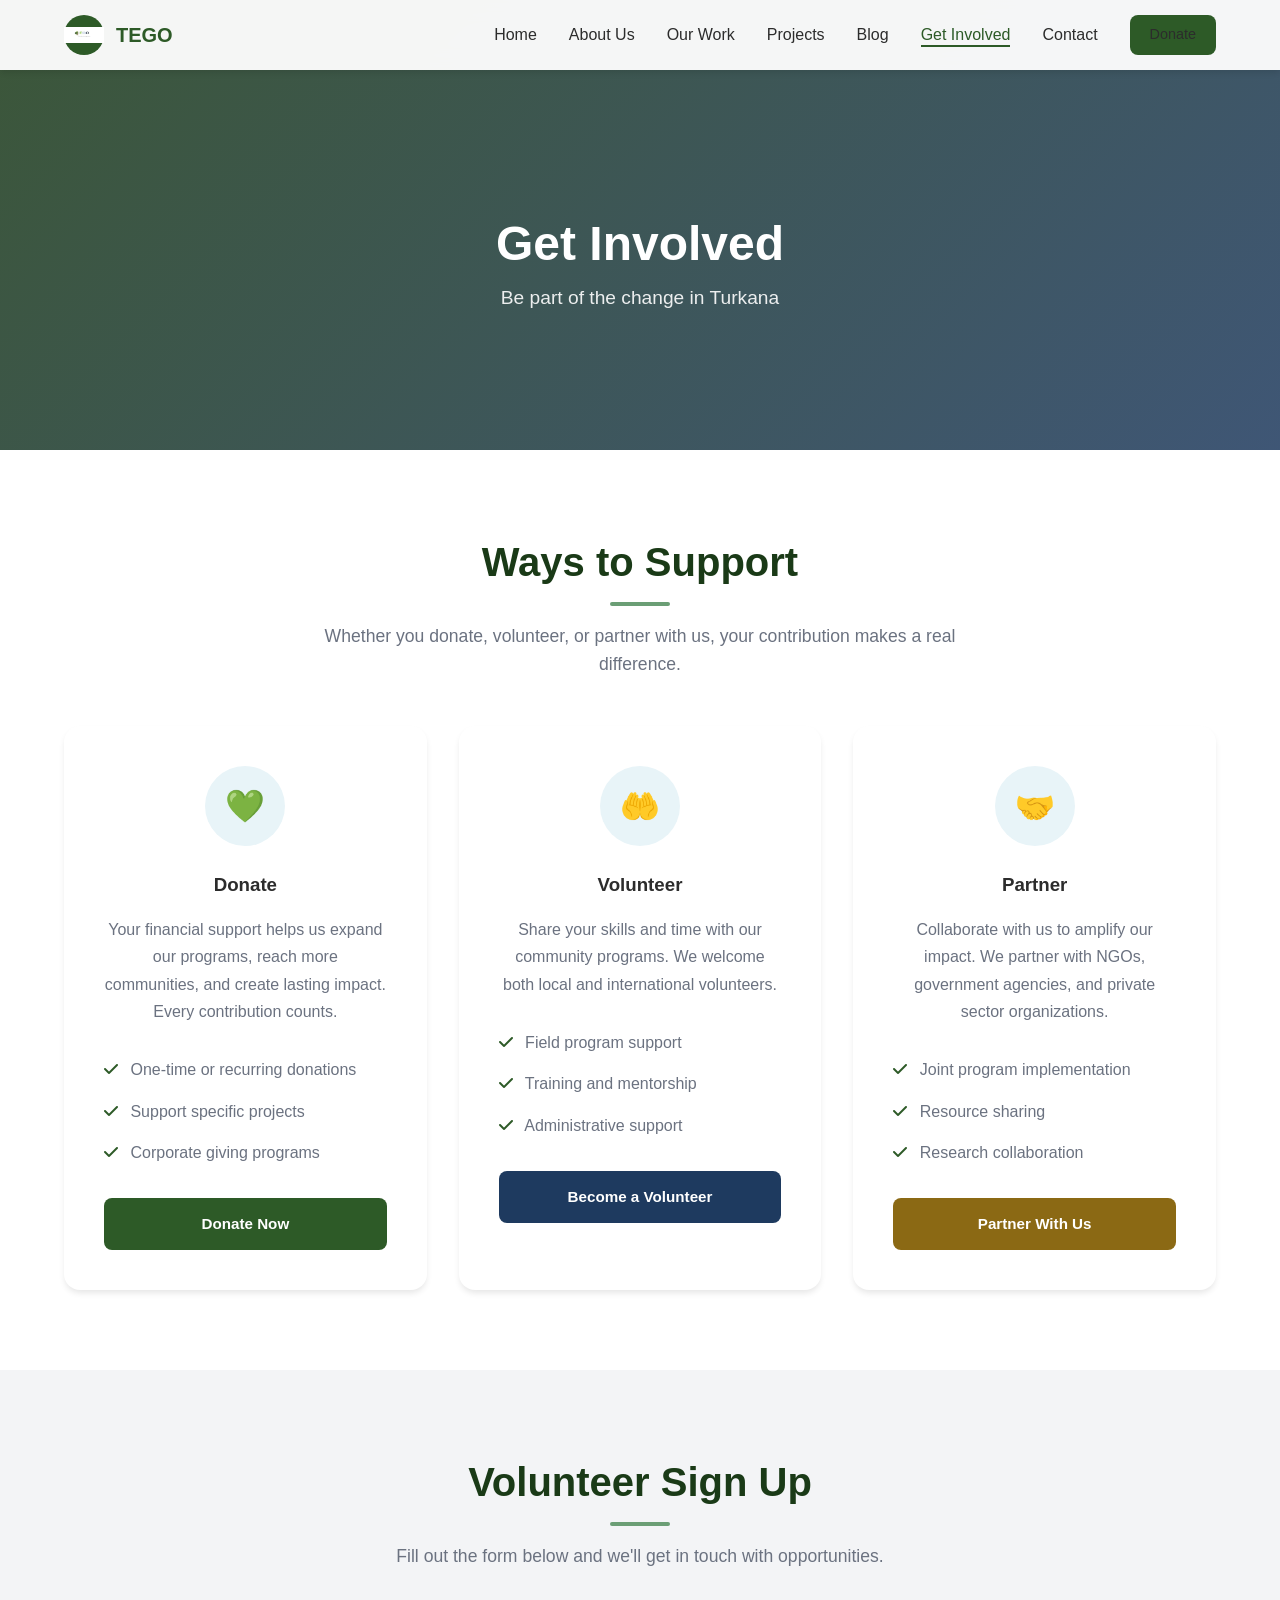
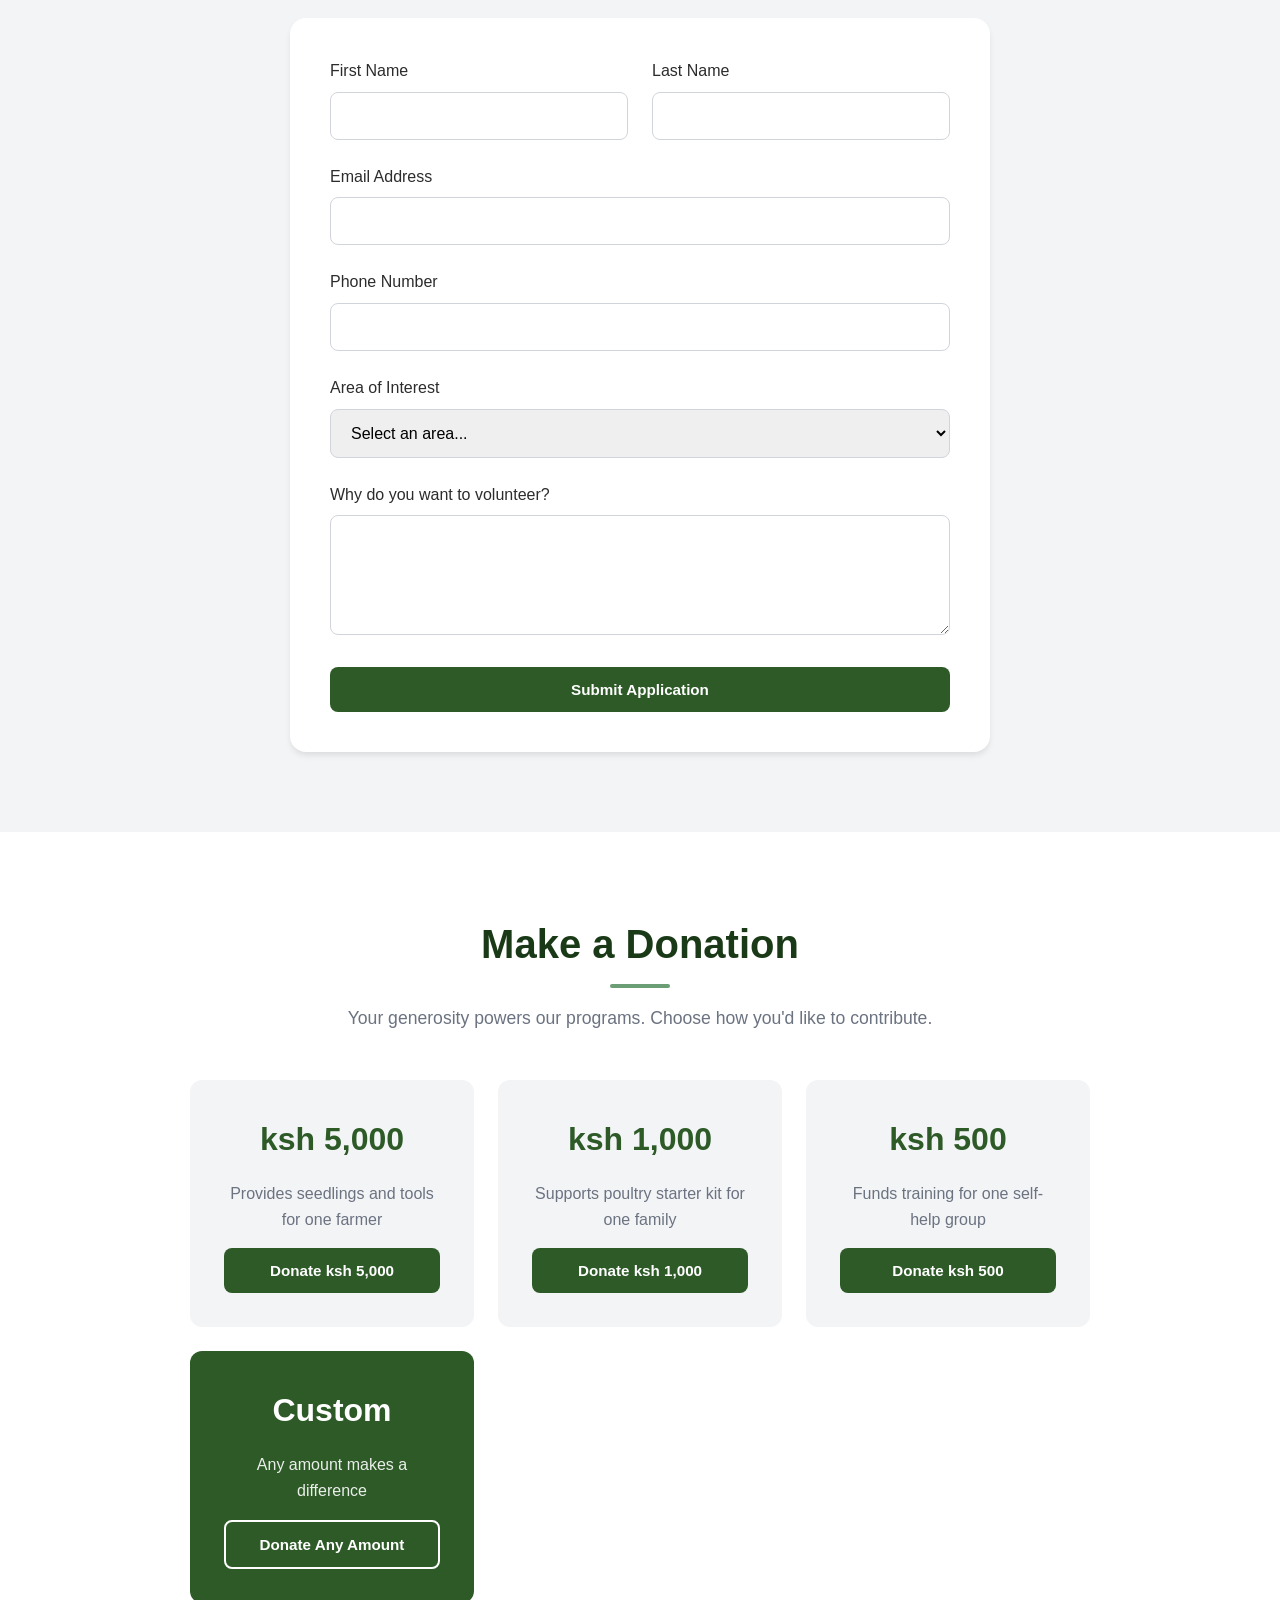
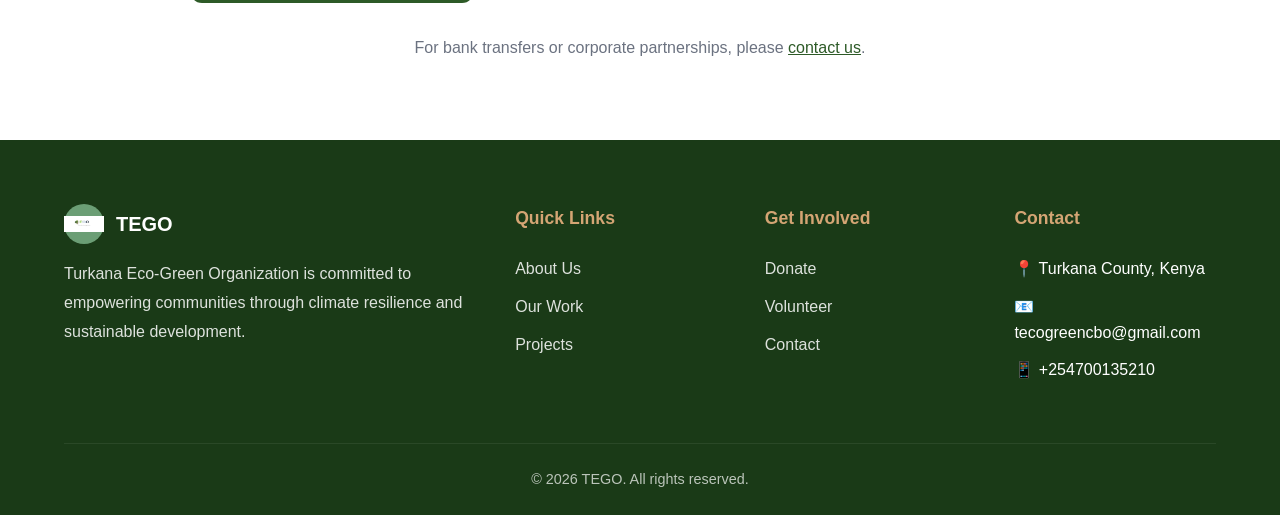
<file: frontend/get-involved.html>
<!DOCTYPE html>
<html lang="en">
<head>
    <meta charset="UTF-8">
    <meta name="viewport" content="width=device-width, initial-scale=1.0">
    <title>Get Involved - TEGO</title>
    <link rel="stylesheet" href="css/styles.css">
    <link rel="stylesheet" href="https://cdnjs.cloudflare.com/ajax/libs/font-awesome/6.5.1/css/all.min.css">
</head>
<body>
    <nav class="navbar">
        <div class="container">
            <a href="index.html" class="logo">
                <div class="logo-icon"><img src="uploads/logo.jpeg" alt="TEGO Logo"></div>
                <span>TEGO</span>
            </a>
            <button class="mobile-menu-btn" id="mobileMenuBtn">
                <i class="fas fa-bars"></i>
            </button>
            <ul class="nav-links" id="navLinks">
                <li><a href="index.html">Home</a></li>
                <li><a href="about.html">About Us</a></li>
                <li><a href="work.html">Our Work</a></li>
                <li><a href="projects.html">Projects</a></li>
                <li><a href="blog.html">Blog</a></li>
                <li><a href="get-involved.html" class="active">Get Involved</a></li>
                <li><a href="contact.html">Contact</a></li>
                <li><a href="get-involved.html" class="btn btn-primary" style="padding: 0.5rem 1.25rem; font-size: 0.9rem;">Donate</a></li>
            </ul>
        </div>
    </nav>

    <section class="about-hero">
        <div class="container">
            <h1>Get Involved</h1>
            <p style="font-size: 1.2rem; opacity: 0.9;">Be part of the change in Turkana</p>
        </div>
    </section>

    <section class="section" style="background: white;">
        <div class="container">
            <div class="section-header">
                <h2>Ways to Support</h2>
                <p>Whether you donate, volunteer, or partner with us, your contribution makes a real difference.</p>
            </div>
            <div class="involve-grid">
                <div class="involve-card">
                    <div class="involve-icon">💚</div>
                    <h3>Donate</h3>
                    <p style="color: var(--gray); margin: 1rem 0; line-height: 1.7;">Your financial support helps us expand our programs, reach more communities, and create lasting impact. Every contribution counts.</p>
                    <ul style="list-style: none; text-align: left; margin: 1.5rem 0; color: var(--gray);">
                        <li style="padding: 0.5rem 0;"><i class="fas fa-check" style="color: var(--primary-green); margin-right: 0.5rem;"></i> One-time or recurring donations</li>
                        <li style="padding: 0.5rem 0;"><i class="fas fa-check" style="color: var(--primary-green); margin-right: 0.5rem;"></i> Support specific projects</li>
                        <li style="padding: 0.5rem 0;"><i class="fas fa-check" style="color: var(--primary-green); margin-right: 0.5rem;"></i> Corporate giving programs</li>
                    </ul>
                    <a href="#donate" class="btn btn-primary" style="width: 100%;">Donate Now</a>
                </div>
                <div class="involve-card">
                    <div class="involve-icon">🤲</div>
                    <h3>Volunteer</h3>
                    <p style="color: var(--gray); margin: 1rem 0; line-height: 1.7;">Share your skills and time with our community programs. We welcome both local and international volunteers.</p>
                    <ul style="list-style: none; text-align: left; margin: 1.5rem 0; color: var(--gray);">
                        <li style="padding: 0.5rem 0;"><i class="fas fa-check" style="color: var(--primary-green); margin-right: 0.5rem;"></i> Field program support</li>
                        <li style="padding: 0.5rem 0;"><i class="fas fa-check" style="color: var(--primary-green); margin-right: 0.5rem;"></i> Training and mentorship</li>
                        <li style="padding: 0.5rem 0;"><i class="fas fa-check" style="color: var(--primary-green); margin-right: 0.5rem;"></i> Administrative support</li>
                    </ul>
                    <a href="#volunteer" class="btn btn-secondary" style="width: 100%;">Become a Volunteer</a>
                </div>
                <div class="involve-card">
                    <div class="involve-icon">🤝</div>
                    <h3>Partner</h3>
                    <p style="color: var(--gray); margin: 1rem 0; line-height: 1.7;">Collaborate with us to amplify our impact. We partner with NGOs, government agencies, and private sector organizations.</p>
                    <ul style="list-style: none; text-align: left; margin: 1.5rem 0; color: var(--gray);">
                        <li style="padding: 0.5rem 0;"><i class="fas fa-check" style="color: var(--primary-green); margin-right: 0.5rem;"></i> Joint program implementation</li>
                        <li style="padding: 0.5rem 0;"><i class="fas fa-check" style="color: var(--primary-green); margin-right: 0.5rem;"></i> Resource sharing</li>
                        <li style="padding: 0.5rem 0;"><i class="fas fa-check" style="color: var(--primary-green); margin-right: 0.5rem;"></i> Research collaboration</li>
                    </ul>
                    <a href="contact.html" class="btn btn-accent" style="width: 100%;">Partner With Us</a>
                </div>
            </div>
        </div>
    </section>

    <section id="volunteer" class="section" style="background: var(--light-gray);">
        <div class="container">
            <div style="max-width: 700px; margin: 0 auto;">
                <div class="section-header">
                    <h2>Volunteer Sign Up</h2>
                    <p>Fill out the form below and we'll get in touch with opportunities.</p>
                </div>
                <form id="volunteerForm" style="background: white; padding: 2.5rem; border-radius: 16px; box-shadow: 0 4px 6px -1px rgba(0,0,0,0.1);">
                    <div style="display: grid; grid-template-columns: 1fr 1fr; gap: 1.5rem;">
                        <div class="form-group">
                            <label for="vol-firstname">First Name</label>
                            <input type="text" id="vol-firstname" class="form-control" required>
                        </div>
                        <div class="form-group">
                            <label for="vol-lastname">Last Name</label>
                            <input type="text" id="vol-lastname" class="form-control" required>
                        </div>
                    </div>
                    <div class="form-group">
                        <label for="vol-email">Email Address</label>
                        <input type="email" id="vol-email" class="form-control" required>
                    </div>
                    <div class="form-group">
                        <label for="vol-phone">Phone Number</label>
                        <input type="tel" id="vol-phone" class="form-control">
                    </div>
                    <div class="form-group">
                        <label for="vol-interest">Area of Interest</label>
                        <select id="vol-interest" class="form-control" required>
                            <option value="">Select an area...</option>
                            <option value="agriculture">Agriculture & Farming</option>
                            <option value="environment">Environmental Conservation</option>
                            <option value="water">Water & Sanitation</option>
                            <option value="education">Education & Training</option>
                            <option value="admin">Administration</option>
                            <option value="other">Other</option>
                        </select>
                    </div>
                    <div class="form-group">
                        <label for="vol-message">Why do you want to volunteer?</label>
                        <textarea id="vol-message" class="form-control" rows="4"></textarea>
                    </div>
                    <button type="submit" class="btn btn-primary" style="width: 100%;">Submit Application</button>
                </form>
            </div>
        </div>
    </section>

    <section id="donate" class="section" style="background: white;">
        <div class="container">
            <div class="section-header">
                <h2>Make a Donation</h2>
                <p>Your generosity powers our programs. Choose how you'd like to contribute.</p>
            </div>
            <div style="display: grid; grid-template-columns: repeat(auto-fit, minmax(250px, 1fr)); gap: 1.5rem; max-width: 900px; margin: 0 auto;">
                <div style="background: var(--light-gray); padding: 2rem; border-radius: 12px; text-align: center; border: 2px solid transparent; cursor: pointer; transition: all 0.3s;" onmouseover="this.style.borderColor='var(--primary-green)'" onmouseout="this.style.borderColor='transparent'">
                    <div style="font-size: 2rem; font-weight: 800; color: var(--primary-green);">ksh 5,000</div>
                    <p style="color: var(--gray); margin: 1rem 0;">Provides seedlings and tools for one farmer</p>
                    <button class="btn btn-primary" style="width: 100%;">Donate ksh 5,000</button>
                </div>
                <div style="background: var(--light-gray); padding: 2rem; border-radius: 12px; text-align: center; border: 2px solid transparent; cursor: pointer; transition: all 0.3s;" onmouseover="this.style.borderColor='var(--primary-green)'" onmouseout="this.style.borderColor='transparent'">
                    <div style="font-size: 2rem; font-weight: 800; color: var(--primary-green);">ksh 1,000</div>
                    <p style="color: var(--gray); margin: 1rem 0;">Supports poultry starter kit for one family</p>
                    <button class="btn btn-primary" style="width: 100%;">Donate ksh 1,000</button>
                </div>
                <div style="background: var(--light-gray); padding: 2rem; border-radius: 12px; text-align: center; border: 2px solid transparent; cursor: pointer; transition: all 0.3s;" onmouseover="this.style.borderColor='var(--primary-green)'" onmouseout="this.style.borderColor='transparent'">
                    <div style="font-size: 2rem; font-weight: 800; color: var(--primary-green);">ksh 500</div>
                    <p style="color: var(--gray); margin: 1rem 0;">Funds training for one self-help group</p>
                    <button class="btn btn-primary" style="width: 100%;">Donate ksh 500</button>
                </div>
                <div style="background: var(--primary-green); color: white; padding: 2rem; border-radius: 12px; text-align: center; border: 2px solid transparent; cursor: pointer; transition: all 0.3s;" onmouseover="this.style.transform='translateY(-5px)'" onmouseout="this.style.transform='translateY(0)'">
                    <div style="font-size: 2rem; font-weight: 800;">Custom</div>
                    <p style="opacity: 0.9; margin: 1rem 0;">Any amount makes a difference</p>
                    <button class="btn btn-outline" style="width: 100%; border-color: white;">Donate Any Amount</button>
                </div>
            </div>
            <p style="text-align: center; margin-top: 2rem; color: var(--gray);">For bank transfers or corporate partnerships, please <a href="contact.html" style="color: var(--primary-green); text-decoration: underline;">contact us</a>.</p>
        </div>
    </section>

    <footer class="footer">
        <div class="container">
            <div class="footer-grid">
                <div class="footer-brand">
                    <div class="logo" style="color: white;">
                        <div class="logo-icon" style="background: var(--accent-green);"><img src="uploads/logo.jpeg" alt="TEGO Logo"></div>
                        <span>TEGO</span>
                    </div>
                    <p>Turkana Eco-Green Organization is committed to empowering communities through climate resilience and sustainable development.</p>
                </div>
                <div>
                    <h4>Quick Links</h4>
                    <ul class="footer-links">
                        <li><a href="about.html">About Us</a></li>
                        <li><a href="work.html">Our Work</a></li>
                        <li><a href="projects.html">Projects</a></li>
                    </ul>
                </div>
                <div>
                    <h4>Get Involved</h4>
                    <ul class="footer-links">
                        <li><a href="get-involved.html">Donate</a></li>
                        <li><a href="get-involved.html">Volunteer</a></li>
                        <li><a href="contact.html">Contact</a></li>
                    </ul>
                </div>
                <div>
                    <h4>Contact</h4>
                    <ul class="footer-links">
                        <li>📍 Turkana County, Kenya</li>
                        <li>📧 tecogreencbo@gmail.com</li>
                        <li>📱  +254700135210 </li>
                    </ul>
                </div>
            </div>
            <div class="footer-bottom">
                <p>&copy; 2026 TEGO. All rights reserved.</p>
            </div>
        </div>
    </footer>

    <script src="js/main.js"></script>
</body>
</html>
</file>
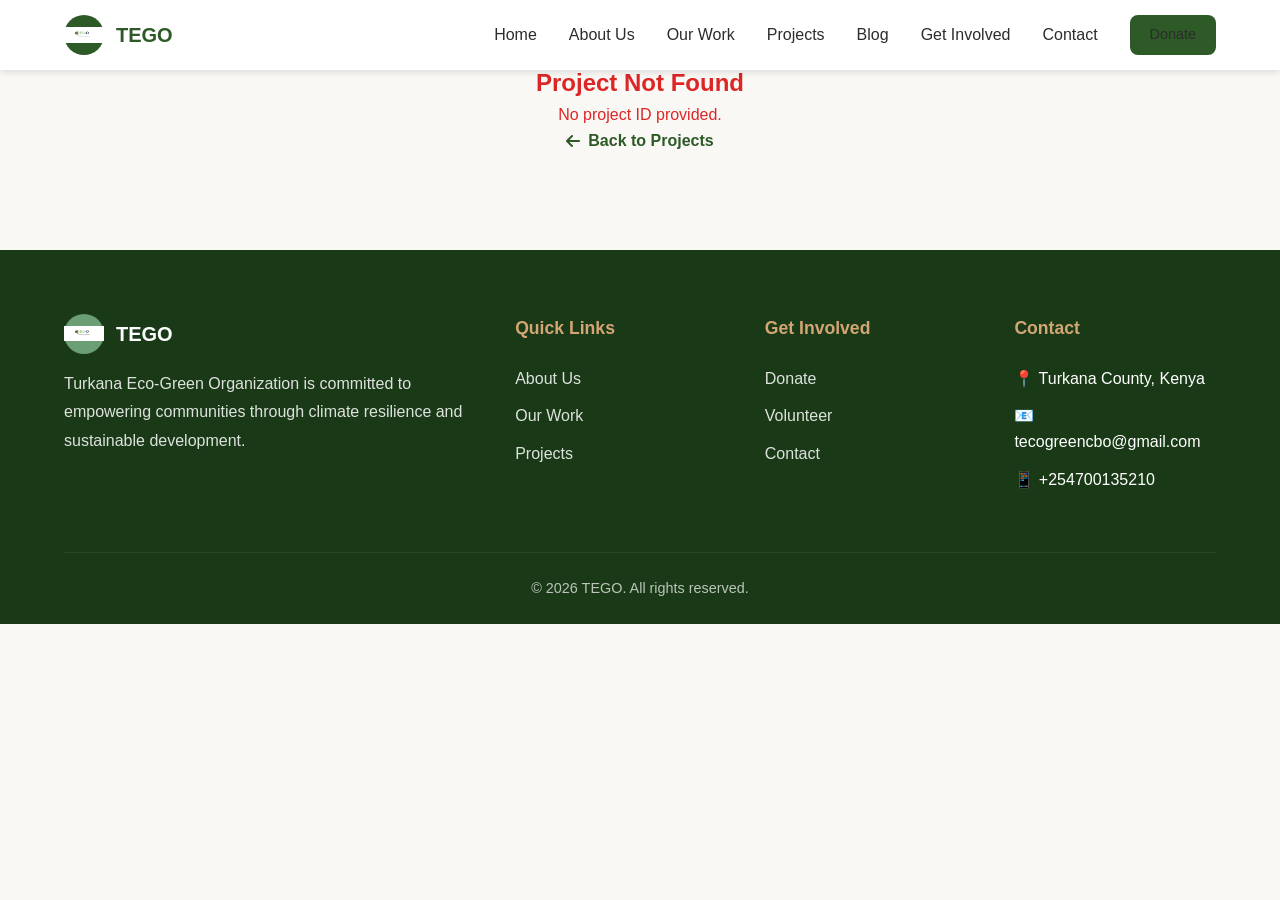
<file: frontend/project-detail.html>
<!DOCTYPE html>
<html lang="en">
<head>
    <meta charset="UTF-8">
    <meta name="viewport" content="width=device-width, initial-scale=1.0">
    <title>Project Details - TEGO</title>
    <link rel="stylesheet" href="css/styles.css">
    <link rel="stylesheet" href="https://cdnjs.cloudflare.com/ajax/libs/font-awesome/6.5.1/css/all.min.css">
    <style>
        .detail-hero {
            position: relative;
            height: 400px;
            overflow: hidden;
        }
        .detail-hero img {
            width: 100%;
            height: 100%;
            object-fit: cover;
        }
        .detail-hero-overlay {
            position: absolute;
            bottom: 0;
            left: 0;
            right: 0;
            background: linear-gradient(transparent, rgba(0,0,0,0.8));
            padding: 3rem 0 2rem;
            color: white;
        }
        .detail-meta {
            display: flex;
            gap: 2rem;
            flex-wrap: wrap;
            margin-top: 1rem;
        }
        .detail-meta span {
            display: flex;
            align-items: center;
            gap: 0.5rem;
            font-size: 0.95rem;
            opacity: 0.9;
        }
        .detail-content {
            max-width: 800px;
            margin: 0 auto;
            padding: 3rem 1rem;
        }
        .detail-sidebar {
            background: var(--light-gray);
            border-radius: 12px;
            padding: 2rem;
            height: fit-content;
        }
        .detail-sidebar h3 {
            margin-bottom: 1rem;
            color: var(--dark-green);
        }
        .detail-sidebar .info-row {
            display: flex;
            justify-content: space-between;
            padding: 0.75rem 0;
            border-bottom: 1px solid #ddd;
        }
        .detail-sidebar .info-row:last-child {
            border-bottom: none;
        }
        .back-link {
            display: inline-flex;
            align-items: center;
            gap: 0.5rem;
            color: var(--primary-green);
            text-decoration: none;
            font-weight: 600;
            margin-bottom: 2rem;
        }
        .back-link:hover {
            text-decoration: underline;
        }
        .loading-spinner {
            text-align: center;
            padding: 4rem;
            font-size: 1.2rem;
            color: var(--gray);
        }
        .error-message {
            text-align: center;
            padding: 4rem;
            color: #dc2626;
        }
    </style>
</head>
<body>
    <nav class="navbar">
        <div class="container">
            <a href="index.html" class="logo">
                <div class="logo-icon"><img src="uploads/logo.jpeg" alt="TEGO Logo"></div>
                <span>TEGO</span>
            </a>
            <button class="mobile-menu-btn" id="mobileMenuBtn">
                <i class="fas fa-bars"></i>
            </button>
            <ul class="nav-links" id="navLinks">
                <li><a href="index.html">Home</a></li>
                <li><a href="about.html">About Us</a></li>
                <li><a href="work.html">Our Work</a></li>
                <li><a href="projects.html">Projects</a></li>
                <li><a href="blog.html">Blog</a></li>
                <li><a href="get-involved.html">Get Involved</a></li>
                <li><a href="contact.html">Contact</a></li>
                <li><a href="get-involved.html" class="btn btn-primary" style="padding: 0.5rem 1.25rem; font-size: 0.9rem;">Donate</a></li>
            </ul>
        </div>
    </nav>

    <div id="projectDetail">
        <div class="loading-spinner">
            <i class="fas fa-spinner fa-spin"></i> Loading project...
        </div>
    </div>

    <footer class="footer">
        <div class="container">
            <div class="footer-grid">
                <div class="footer-brand">
                    <div class="logo" style="color: white;">
                        <div class="logo-icon" style="background: var(--accent-green);"><img src="uploads/logo.jpeg" alt="TEGO Logo"></div>
                        <span>TEGO</span>
                    </div>
                    <p>Turkana Eco-Green Organization is committed to empowering communities through climate resilience and sustainable development.</p>
                </div>
                <div>
                    <h4>Quick Links</h4>
                    <ul class="footer-links">
                        <li><a href="about.html">About Us</a></li>
                        <li><a href="work.html">Our Work</a></li>
                        <li><a href="projects.html">Projects</a></li>
                    </ul>
                </div>
                <div>
                    <h4>Get Involved</h4>
                    <ul class="footer-links">
                        <li><a href="get-involved.html">Donate</a></li>
                        <li><a href="get-involved.html">Volunteer</a></li>
                        <li><a href="contact.html">Contact</a></li>
                    </ul>
                </div>
                <div>
                    <h4>Contact</h4>
                    <ul class="footer-links">
                        <li>📍 Turkana County, Kenya</li>
                        <li>📧 tecogreencbo@gmail.com</li>
                        <li>📱  +254700135210 </li>
                    </ul>
                </div>
            </div>
            <div class="footer-bottom">
                <p>&copy; 2026 TEGO. All rights reserved.</p>
            </div>
        </div>
    </footer>

    <script src="js/main.js"></script>
    <script>
        // Project detail page logic
        async function loadProjectDetail() {
            const urlParams = new URLSearchParams(window.location.search);
            const projectId = urlParams.get('id');
            const container = document.getElementById('projectDetail');

            if (!projectId) {
                container.innerHTML = '<div class="error-message"><h2>Project Not Found</h2><p>No project ID provided.</p><a href="projects.html" class="back-link"><i class="fas fa-arrow-left"></i> Back to Projects</a></div>';
                return;
            }

            try {
                const response = await fetch(`${API_BASE_URL}/projects/${projectId}`);
                if (!response.ok) throw new Error('Project not found');
                const project = await response.json();

                container.innerHTML = `
                    <div class="detail-hero">
                        <img src="${project.image_url || 'https://images.unsplash.com/photo-1500382017468-9049fed747ef?w=1200'}" alt="${project.title}">
                        <div class="detail-hero-overlay">
                            <div class="container">
                                <a href="projects.html" class="back-link" style="color:white; margin-bottom:1rem;">
                                    <i class="fas fa-arrow-left"></i> Back to Projects
                                </a>
                                <h1 style="font-size: 2.5rem; margin-bottom: 0.5rem;">${project.title}</h1>
                                <div class="detail-meta">
                                    <span><i class="fas fa-tag"></i> ${project.category || 'General'}</span>
                                    <span><i class="fas fa-map-marker-alt"></i> ${project.location || 'Turkana County'}</span>
                                    <span><i class="fas fa-users"></i> ${project.beneficiaries || 0} beneficiaries</span>
                                    <span><i class="fas fa-calendar"></i> ${new Date(project.created_at).toLocaleDateString()}</span>
                                    <span class="badge badge-${project.status === 'ongoing' ? 'success' : project.status === 'completed' ? 'secondary' : 'warning'}" style="padding: 0.25rem 0.75rem; border-radius: 999px;">
                                        ${project.status}
                                    </span>
                                </div>
                            </div>
                        </div>
                    </div>

                    <div class="container" style="padding: 3rem 1rem;">
                        <div style="display: grid; grid-template-columns: 2fr 1fr; gap: 3rem;">
                            <div class="detail-content" style="padding: 0;">
                                <h2 style="color: var(--dark-green); margin-bottom: 1rem;">About This Project</h2>
                                <p style="color: var(--gray); line-height: 1.8; font-size: 1.1rem; margin-bottom: 2rem;">
                                    ${project.description || project.summary || 'No description available.'}
                                </p>
                                
                                ${project.summary && project.description ? `
                                <h3 style="color: var(--dark-green); margin-bottom: 1rem;">Summary</h3>
                                <p style="color: var(--gray); line-height: 1.8; margin-bottom: 2rem;">${project.summary}</p>
                                ` : ''}

                                <div style="background: var(--cream); padding: 2rem; border-radius: 12px; margin-top: 2rem;">
                                    <h3 style="color: var(--dark-green); margin-bottom: 1rem;">Support This Project</h3>
                                    <p style="color: var(--gray); margin-bottom: 1.5rem;">Your contribution helps us continue this vital work in the community.</p>
                                    <a href="get-involved.html" class="btn btn-primary">Donate Now</a>
                                </div>
                            </div>

                            <div class="detail-sidebar">
                                <h3>Project Info</h3>
                                <div class="info-row">
                                    <span>Status</span>
                                    <strong style="color: var(--dark-green);">${project.status}</strong>
                                </div>
                                <div class="info-row">
                                    <span>Location</span>
                                    <strong>${project.location || 'N/A'}</strong>
                                </div>
                                <div class="info-row">
                                    <span>Category</span>
                                    <strong>${project.category || 'General'}</strong>
                                </div>
                                <div class="info-row">
                                    <span>Beneficiaries</span>
                                    <strong>${project.beneficiaries || 0}</strong>
                                </div>
                                <div class="info-row">
                                    <span>Started</span>
                                    <strong>${new Date(project.created_at).toLocaleDateString()}</strong>
                                </div>
                                ${project.updated_at ? `
                                <div class="info-row">
                                    <span>Last Updated</span>
                                    <strong>${new Date(project.updated_at).toLocaleDateString()}</strong>
                                </div>
                                ` : ''}
                            </div>
                        </div>
                    </div>
                `;
            } catch (error) {
                container.innerHTML = `
                    <div class="error-message">
                        <h2>Error Loading Project</h2>
                        <p>${error.message}</p>
                        <a href="projects.html" class="back-link"><i class="fas fa-arrow-left"></i> Back to Projects</a>
                    </div>
                `;
            }
        }

        // Load detail when DOM is ready
        if (document.getElementById('projectDetail')) {
            loadProjectDetail();
        }
    </script>
</body>
</html>
</file>
<file: admin/css/admin.css>
:root {
    --primary: #2d5a27;
    --primary-dark: #1a3a17;
    --primary-light: #4a7c59;
    --secondary: #1e3a5f;
    --accent: #8b6914;
    --success: #059669;
    --danger: #dc2626;
    --warning: #d97706;
    --info: #2563eb;
    --bg: #f1f5f9;
    --sidebar: #1a3a17;
    --sidebar-hover: #2d5a27;
    --text: #1e293b;
    --text-light: #64748b;
    --white: #ffffff;
    --border: #e2e8f0;
    --shadow: 0 1px 3px rgba(0,0,0,0.08);
    --shadow-md: 0 4px 6px -1px rgba(0,0,0,0.1);
    --shadow-lg: 0 10px 15px -3px rgba(0,0,0,0.1);
    --radius: 10px;
    --radius-sm: 6px;
    --transition: all 0.2s ease;
}

* { margin: 0; padding: 0; box-sizing: border-box; }

body {
    font-family: 'Inter', 'Segoe UI', system-ui, sans-serif;
    background: var(--bg);
    color: var(--text);
    line-height: 1.5;
}

/* Login Page */
.login-page {
    min-height: 100vh;
    display: flex;
    align-items: center;
    justify-content: center;
    background: linear-gradient(135deg, var(--primary), var(--secondary));
}

.login-box {
    background: var(--white);
    padding: 3rem;
    border-radius: 20px;
    width: 100%;
    max-width: 420px;
    box-shadow: 0 25px 50px -12px rgba(0,0,0,0.25);
}

.login-logo {
    text-align: center;
    margin-bottom: 2rem;
}

.login-logo .logo-icon {
    width: 70px;
    height: 70px;
    background: var(--primary);
    border-radius: 50%;
    display: flex;
    align-items: center;
    justify-content: center;
    margin: 0 auto 1rem;
    font-size: 2rem;
}

.login-logo h1 {
    color: var(--primary-dark);
    font-size: 1.75rem;
    font-weight: 800;
}

.login-logo p {
    color: var(--text-light);
    margin-top: 0.5rem;
    font-size: 0.95rem;
}

/* Buttons */
.btn {
    display: inline-flex;
    align-items: center;
    justify-content: center;
    gap: 0.5rem;
    padding: 0.625rem 1.25rem;
    border-radius: var(--radius-sm);
    font-weight: 600;
    font-size: 0.875rem;
    cursor: pointer;
    border: none;
    transition: var(--transition);
}

.btn-primary {
    background: var(--primary);
    color: white;
}

.btn-primary:hover { background: var(--primary-dark); transform: translateY(-1px); }

.btn-success { background: var(--success); color: white; }
.btn-success:hover { background: #047857; }

.btn-danger { background: var(--danger); color: white; }
.btn-danger:hover { background: #b91c1c; }

.btn-warning { background: var(--warning); color: white; }
.btn-warning:hover { background: #b45309; }

.btn-info { background: var(--info); color: white; }
.btn-info:hover { background: #1d4ed8; }

.btn-secondary {
    background: white;
    color: var(--text);
    border: 1px solid var(--border);
}

.btn-secondary:hover { background: var(--bg); }

.btn-sm { padding: 0.4rem 0.75rem; font-size: 0.8rem; }
.btn-lg { padding: 0.875rem 1.75rem; font-size: 1rem; }

/* Forms */
.form-group {
    margin-bottom: 1.25rem;
}

.form-group label {
    display: block;
    margin-bottom: 0.5rem;
    font-weight: 500;
    font-size: 0.875rem;
    color: var(--text);
}

.form-control {
    width: 100%;
    padding: 0.625rem 0.875rem;
    border: 1px solid var(--border);
    border-radius: var(--radius-sm);
    font-size: 0.9rem;
    transition: var(--transition);
    font-family: inherit;
    background: white;
}

.form-control:focus {
    outline: none;
    border-color: var(--primary);
    box-shadow: 0 0 0 3px rgba(45, 90, 39, 0.1);
}

textarea.form-control {
    resize: vertical;
    min-height: 100px;
}

select.form-control {
    cursor: pointer;
}

/* Alert */
.alert {
    padding: 0.875rem 1rem;
    border-radius: var(--radius-sm);
    margin-bottom: 1rem;
    font-size: 0.9rem;
    display: flex;
    align-items: center;
    gap: 0.5rem;
}

.alert-error {
    background: #fef2f2;
    color: #991b1b;
    border: 1px solid #fecaca;
}

.alert-success {
    background: #f0fdf4;
    color: #166534;
    border: 1px solid #bbf7d0;
}

/* Dashboard Layout */
.dashboard {
    display: flex;
    min-height: 100vh;
}

/* Sidebar */
.sidebar {
    width: 270px;
    background: var(--sidebar);
    color: white;
    position: fixed;
    height: 100vh;
    overflow-y: auto;
    z-index: 100;
    transition: var(--transition);
}

.sidebar-header {
    padding: 1.75rem 1.5rem;
    border-bottom: 1px solid rgba(255,255,255,0.08);
}

.sidebar-header h2 {
    font-size: 1.25rem;
    display: flex;
    align-items: center;
    gap: 0.75rem;
    font-weight: 700;
}

.sidebar-nav {
    list-style: none;
    padding: 1rem 0;
}

.sidebar-nav li a {
    display: flex;
    align-items: center;
    gap: 0.875rem;
    padding: 0.875rem 1.5rem;
    color: rgba(255,255,255,0.7);
    transition: var(--transition);
    cursor: pointer;
    font-size: 0.9rem;
    font-weight: 500;
    border-left: 3px solid transparent;
}

.sidebar-nav li a:hover,
.sidebar-nav li a.active {
    background: var(--sidebar-hover);
    color: white;
    border-left-color: var(--accent);
}

.sidebar-nav li a i {
    width: 20px;
    text-align: center;
    font-size: 1rem;
}

/* Main Content */
.main-content {
    flex: 1;
    margin-left: 270px;
    padding: 1.5rem 2rem;
}

/* Top Bar */
.top-bar {
    display: flex;
    justify-content: space-between;
    align-items: center;
    margin-bottom: 2rem;
    padding-bottom: 1.25rem;
    border-bottom: 1px solid var(--border);
}

.top-bar h1 {
    font-size: 1.75rem;
    color: var(--primary-dark);
    font-weight: 700;
}

.breadcrumb {
    color: var(--text-light);
    font-size: 0.875rem;
    margin-top: 0.25rem;
}

.user-menu {
    display: flex;
    align-items: center;
    gap: 1rem;
}

.user-avatar {
    width: 42px;
    height: 42px;
    background: var(--primary);
    border-radius: 50%;
    display: flex;
    align-items: center;
    justify-content: center;
    color: white;
    font-weight: 700;
    font-size: 1rem;
}

/* Stats Grid */
.stats-grid {
    display: grid;
    grid-template-columns: repeat(auto-fit, minmax(220px, 1fr));
    gap: 1.5rem;
    margin-bottom: 2rem;
}

.stat-card {
    background: white;
    padding: 1.5rem;
    border-radius: var(--radius);
    box-shadow: var(--shadow);
    display: flex;
    align-items: center;
    gap: 1.25rem;
    transition: var(--transition);
}

.stat-card:hover {
    transform: translateY(-2px);
    box-shadow: var(--shadow-md);
}

.stat-icon {
    width: 56px;
    height: 56px;
    border-radius: 14px;
    display: flex;
    align-items: center;
    justify-content: center;
    font-size: 1.5rem;
}

.stat-icon.green { background: #dcfce7; color: var(--success); }
.stat-icon.blue { background: #dbeafe; color: var(--info); }
.stat-icon.orange { background: #ffedd5; color: var(--warning); }
.stat-icon.red { background: #fee2e2; color: var(--danger); }

.stat-info h3 {
    font-size: 1.75rem;
    font-weight: 800;
    color: var(--text);
    line-height: 1;
}

.stat-info p {
    color: var(--text-light);
    font-size: 0.875rem;
    margin-top: 0.25rem;
}

/* Cards */
.card {
    background: white;
    border-radius: var(--radius);
    box-shadow: var(--shadow);
    margin-bottom: 1.5rem;
    overflow: hidden;
}

.card-header {
    padding: 1.25rem 1.5rem;
    border-bottom: 1px solid var(--border);
    display: flex;
    justify-content: space-between;
    align-items: center;
    flex-wrap: wrap;
    gap: 1rem;
}

.card-header h3 {
    font-size: 1.1rem;
    font-weight: 700;
    color: var(--text);
}

.card-body {
    padding: 1.5rem;
}

/* Search & Filter Bar */
.toolbar {
    display: flex;
    gap: 1rem;
    margin-bottom: 1.5rem;
    flex-wrap: wrap;
}

.search-box {
    position: relative;
    flex: 1;
    min-width: 250px;
}

.search-box i {
    position: absolute;
    left: 0.875rem;
    top: 50%;
    transform: translateY(-50%);
    color: var(--text-light);
    font-size: 0.875rem;
}

.search-box input {
    width: 100%;
    padding: 0.625rem 0.875rem 0.625rem 2.5rem;
    border: 1px solid var(--border);
    border-radius: var(--radius-sm);
    font-size: 0.875rem;
}

/* Tables */
.table-responsive {
    overflow-x: auto;
    border-radius: var(--radius-sm);
    border: 1px solid var(--border);
}

table {
    width: 100%;
    border-collapse: collapse;
    font-size: 0.875rem;
}

th, td {
    padding: 0.875rem 1.25rem;
    text-align: left;
}

th {
    background: #f8fafc;
    font-weight: 600;
    text-transform: uppercase;
    font-size: 0.75rem;
    letter-spacing: 0.05em;
    color: var(--text-light);
    border-bottom: 1px solid var(--border);
}

td {
    border-bottom: 1px solid var(--border);
    color: var(--text);
}

tr:last-child td {
    border-bottom: none;
}

tr:hover td {
    background: #f8fafc;
}

/* Action Buttons in Table */
.actions {
    display: flex;
    gap: 0.375rem;
}

.actions .btn {
    padding: 0.35rem 0.625rem;
    font-size: 0.75rem;
}

/* Badges */
.badge {
    display: inline-flex;
    align-items: center;
    gap: 0.375rem;
    padding: 0.35rem 0.75rem;
    border-radius: 20px;
    font-size: 0.75rem;
    font-weight: 600;
}

.badge-success { background: #dcfce7; color: #166534; }
.badge-warning { background: #fef3c7; color: #92400e; }
.badge-danger { background: #fee2e2; color: #991b1b; }
.badge-info { background: #dbeafe; color: #1e40af; }
.badge-secondary { background: #f1f5f9; color: #475569; }

/* Empty State */
.empty-state {
    text-align: center;
    padding: 3rem;
    color: var(--text-light);
}

.empty-state i {
    font-size: 3rem;
    margin-bottom: 1rem;
    opacity: 0.5;
}

.empty-state h4 {
    color: var(--text);
    margin-bottom: 0.5rem;
}

/* Detail View */
.detail-view {
    background: white;
    border-radius: var(--radius);
    box-shadow: var(--shadow);
    overflow: hidden;
}

.detail-header {
    padding: 1.5rem;
    border-bottom: 1px solid var(--border);
    display: flex;
    justify-content: space-between;
    align-items: flex-start;
}

.detail-header h2 {
    font-size: 1.25rem;
    font-weight: 700;
    color: var(--text);
}

.detail-meta {
    display: flex;
    gap: 1.5rem;
    margin-top: 0.75rem;
    flex-wrap: wrap;
}

.detail-meta span {
    display: flex;
    align-items: center;
    gap: 0.375rem;
    color: var(--text-light);
    font-size: 0.875rem;
}

.detail-body {
    padding: 1.5rem;
}

.detail-section {
    margin-bottom: 1.5rem;
}

.detail-section:last-child {
    margin-bottom: 0;
}

.detail-section h4 {
    font-size: 0.875rem;
    font-weight: 600;
    text-transform: uppercase;
    color: var(--text-light);
    margin-bottom: 0.75rem;
    letter-spacing: 0.05em;
}

.detail-section p {
    color: var(--text);
    line-height: 1.7;
    white-space: pre-wrap;
}

/* Modal */
.modal-overlay {
    display: none;
    position: fixed;
    top: 0; left: 0; right: 0; bottom: 0;
    background: rgba(0,0,0,0.5);
    z-index: 1000;
    align-items: center;
    justify-content: center;
    padding: 1rem;
}

.modal-overlay.active {
    display: flex;
}

.modal {
    background: white;
    border-radius: 16px;
    width: 100%;
    max-width: 600px;
    max-height: 90vh;
    overflow-y: auto;
    box-shadow: var(--shadow-lg);
    animation: modalIn 0.2s ease;
}

@keyframes modalIn {
    from { opacity: 0; transform: translateY(-20px) scale(0.98); }
    to { opacity: 1; transform: translateY(0) scale(1); }
}

.modal-header {
    padding: 1.25rem 1.5rem;
    border-bottom: 1px solid var(--border);
    display: flex;
    justify-content: space-between;
    align-items: center;
}

.modal-header h3 {
    font-size: 1.1rem;
    font-weight: 700;
}

.modal-body {
    padding: 1.5rem;
}

.modal-footer {
    padding: 1rem 1.5rem;
    border-top: 1px solid var(--border);
    display: flex;
    justify-content: flex-end;
    gap: 0.75rem;
}

.close-btn {
    background: none;
    border: none;
    font-size: 1.25rem;
    cursor: pointer;
    color: var(--text-light);
    width: 36px;
    height: 36px;
    border-radius: 8px;
    display: flex;
    align-items: center;
    justify-content: center;
    transition: var(--transition);
}

.close-btn:hover {
    background: var(--bg);
    color: var(--text);
}

/* Toast Notifications */
.toast-container {
    position: fixed;
    top: 1.5rem;
    right: 1.5rem;
    z-index: 2000;
    display: flex;
    flex-direction: column;
    gap: 0.75rem;
}

.toast {
    background: white;
    padding: 1rem 1.25rem;
    border-radius: var(--radius);
    box-shadow: var(--shadow-lg);
    display: flex;
    align-items: center;
    gap: 0.75rem;
    min-width: 300px;
    animation: toastIn 0.3s ease;
    border-left: 4px solid;
}

.toast.success { border-left-color: var(--success); }
.toast.error { border-left-color: var(--danger); }
.toast.warning { border-left-color: var(--warning); }

@keyframes toastIn {
    from { transform: translateX(100%); opacity: 0; }
    to { transform: translateX(0); opacity: 1; }
}

.toast-icon {
    width: 32px;
    height: 32px;
    border-radius: 50%;
    display: flex;
    align-items: center;
    justify-content: center;
    font-size: 0.875rem;
}

.toast.success .toast-icon { background: #dcfce7; color: var(--success); }
.toast.error .toast-icon { background: #fee2e2; color: var(--danger); }
.toast.warning .toast-icon { background: #fef3c7; color: var(--warning); }

.toast-content {
    flex: 1;
}

.toast-content h4 {
    font-size: 0.9rem;
    font-weight: 600;
    margin-bottom: 0.125rem;
}

.toast-content p {
    font-size: 0.8rem;
    color: var(--text-light);
}

/* Loading */
.loading {
    display: inline-block;
    width: 20px;
    height: 20px;
    border: 3px solid rgba(255,255,255,.3);
    border-radius: 50%;
    border-top-color: white;
    animation: spin 1s ease-in-out infinite;
}

@keyframes spin {
    to { transform: rotate(360deg); }
}

.skeleton {
    background: linear-gradient(90deg, #f1f5f9 25%, #e2e8f0 50%, #f1f5f9 75%);
    background-size: 200% 100%;
    animation: skeleton 1.5s infinite;
    border-radius: 4px;
}

@keyframes skeleton {
    0% { background-position: 200% 0; }
    100% { background-position: -200% 0; }
}

/* Pagination */
.pagination {
    display: flex;
    justify-content: center;
    gap: 0.375rem;
    margin-top: 1.5rem;
}

.pagination button {
    padding: 0.5rem 0.875rem;
    border: 1px solid var(--border);
    background: white;
    border-radius: var(--radius-sm);
    cursor: pointer;
    font-size: 0.875rem;
    transition: var(--transition);
}

.pagination button:hover,
.pagination button.active {
    background: var(--primary);
    color: white;
    border-color: var(--primary);
}

/* Mobile */
.mobile-toggle {
    display: none;
    background: none;
    border: none;
    color: white;
    font-size: 1.25rem;
    cursor: pointer;
    padding: 0.5rem;
}

@media (max-width: 768px) {
    .sidebar {
        transform: translateX(-100%);
    }
    .sidebar.active {
        transform: translateX(0);
    }
    .main-content {
        margin-left: 0;
        padding: 1rem;
    }
    .mobile-toggle {
        display: block;
    }
    .stats-grid {
        grid-template-columns: 1fr 1fr;
    }
}

.hidden { display: none !important; }
</file>
<file: frontend/css/styles.css>
/* ===== CSS VARIABLES ===== */
:root {
    --primary-green: #2d5a27;
    --dark-green: #1a3a17;
    --light-green: #4a7c59;
    --accent-green: #6b9e75;
    --earth-brown: #8b6914;
    --light-brown: #a0522d;
    --sand: #d4a574;
    --deep-blue: #1e3a5f;
    --sky-blue: #4a90a4;
    --light-blue: #e8f4f8;
    --cream: #faf8f5;
    --white: #ffffff;
    --dark: #2c2c2c;
    --gray: #6b7280;
    --light-gray: #f3f4f6;
    --shadow: 0 4px 6px -1px rgba(0, 0, 0, 0.1);
    --shadow-lg: 0 10px 15px -3px rgba(0, 0, 0, 0.1);
    --radius: 8px;
    --radius-lg: 16px;
    --transition: all 0.3s ease;
}

/* ===== RESET & BASE ===== */
* {
    margin: 0;
    padding: 0;
    box-sizing: border-box;
}

html {
    scroll-behavior: smooth;
}

body {
    font-family: 'Segoe UI', Tahoma, Geneva, Verdana, sans-serif;
    line-height: 1.6;
    color: var(--dark);
    background-color: var(--cream);
}

a {
    text-decoration: none;
    color: inherit;
    transition: var(--transition);
}

img {
    max-width: 100%;
    height: auto;
    display: block;
}

.container {
    max-width: 1200px;
    margin: 0 auto;
    padding: 0 1.5rem;
}

/* ===== BUTTONS ===== */
.btn {
    display: inline-flex;
    align-items: center;
    justify-content: center;
    padding: 0.875rem 2rem;
    border-radius: var(--radius);
    font-weight: 600;
    font-size: 0.95rem;
    cursor: pointer;
    border: none;
    transition: var(--transition);
    gap: 0.5rem;
}

.btn-primary {
    background: var(--primary-green);
    color: var(--white);
}

.btn-primary:hover {
    background: var(--dark-green);
    transform: translateY(-2px);
    box-shadow: var(--shadow-lg);
}

.btn-secondary {
    background: var(--deep-blue);
    color: var(--white);
}

.btn-secondary:hover {
    background: #152d4a;
    transform: translateY(-2px);
}

.btn-outline {
    background: transparent;
    color: var(--white);
    border: 2px solid var(--white);
}

.btn-outline:hover {
    background: var(--white);
    color: var(--primary-green);
}

.btn-accent {
    background: var(--earth-brown);
    color: var(--white);
}

.btn-accent:hover {
    background: var(--light-brown);
}

/* ===== NAVIGATION ===== */
.navbar {
    position: fixed;
    top: 0;
    left: 0;
    right: 0;
    background: rgba(255, 255, 255, 0.95);
    backdrop-filter: blur(10px);
    z-index: 1000;
    box-shadow: var(--shadow);
    transition: var(--transition);
}

.navbar .container {
    display: flex;
    align-items: center;
    justify-content: space-between;
    height: 70px;
}

.logo {
    display: flex;
    align-items: center;
    gap: 0.75rem;
    font-weight: 800;
    font-size: 1.25rem;
    color: var(--primary-green);
}

.logo-icon {
    width: 40px;
    height: 40px;
    background: var(--primary-green);
    border-radius: 50%;
    display: flex;
    align-items: center;
    justify-content: center;
    color: white;
    font-size: 1.2rem;
}

.nav-links {
    display: flex;
    list-style: none;
    gap: 2rem;
    align-items: center;
}

.nav-links a {
    font-weight: 500;
    color: var(--dark);
    position: relative;
}

.nav-links a::after {
    content: '';
    position: absolute;
    bottom: -4px;
    left: 0;
    width: 0;
    height: 2px;
    background: var(--primary-green);
    transition: var(--transition);
}

.nav-links a:hover::after,
.nav-links a.active::after {
    width: 100%;
}

.nav-links a:hover,
.nav-links a.active {
    color: var(--primary-green);
}

.mobile-menu-btn {
    display: none;
    background: none;
    border: none;
    font-size: 1.5rem;
    cursor: pointer;
    color: var(--dark);
}

/* ===== HERO SECTION ===== */
.hero {
    min-height: 100vh;
    background: linear-gradient(135deg, rgba(26, 58, 23, 0.85), rgba(30, 58, 95, 0.85)), url('https://images.unsplash.com/photo-1500382017468-9049fed747ef?w=1920') center/cover;
    display: flex;
    align-items: center;
    color: var(--white);
    text-align: center;
    padding-top: 70px;
    position: relative;
}

.hero-content {
    max-width: 800px;
    margin: 0 auto;
    animation: fadeInUp 1s ease;
}

.hero h1 {
    font-size: 3.5rem;
    font-weight: 800;
    line-height: 1.2;
    margin-bottom: 1.5rem;
}

.hero p {
    font-size: 1.25rem;
    margin-bottom: 2rem;
    opacity: 0.95;
    max-width: 600px;
    margin-left: auto;
    margin-right: auto;
}

.hero-buttons {
    display: flex;
    gap: 1rem;
    justify-content: center;
    flex-wrap: wrap;
}

.scroll-indicator {
    position: absolute;
    bottom: 2rem;
    left: 50%;
    transform: translateX(-50%);
    animation: bounce 2s infinite;
    font-size: 1.5rem;
    opacity: 0.7;
}

/* ===== SECTIONS ===== */
.section {
    padding: 5rem 0;
}

.section-header {
    text-align: center;
    max-width: 700px;
    margin: 0 auto 3rem;
}

.section-header h2 {
    font-size: 2.5rem;
    color: var(--dark-green);
    margin-bottom: 1rem;
    position: relative;
    display: inline-block;
}

.section-header h2::after {
    content: '';
    display: block;
    width: 60px;
    height: 4px;
    background: var(--accent-green);
    margin: 0.5rem auto 0;
    border-radius: 2px;
}

.section-header p {
    color: var(--gray);
    font-size: 1.1rem;
}

/* ===== INTRO SECTION ===== */
.intro-section {
    background: var(--white);
}

.intro-grid {
    display: grid;
    grid-template-columns: 1fr 1fr;
    gap: 4rem;
    align-items: center;
}

.intro-image {
    border-radius: var(--radius-lg);
    overflow: hidden;
    box-shadow: var(--shadow-lg);
}

.intro-image img {
    width: 100%;
    height: 400px;
    object-fit: cover;
}

.intro-content h2 {
    font-size: 2.25rem;
    color: var(--dark-green);
    margin-bottom: 1rem;
}

.intro-content p {
    color: var(--gray);
    margin-bottom: 1.5rem;
    font-size: 1.05rem;
}

/* ===== FOCUS AREAS ===== */
.focus-section {
    background: var(--light-gray);
}

.focus-grid {
    display: grid;
    grid-template-columns: repeat(auto-fit, minmax(260px, 1fr));
    gap: 2rem;
}

.focus-card {
    background: var(--white);
    padding: 2.5rem 2rem;
    border-radius: var(--radius-lg);
    text-align: center;
    box-shadow: var(--shadow);
    transition: var(--transition);
    border-bottom: 4px solid transparent;
}

.focus-card:hover {
    transform: translateY(-8px);
    box-shadow: var(--shadow-lg);
    border-bottom-color: var(--accent-green);
}

.focus-icon {
    width: 70px;
    height: 70px;
    background: var(--light-blue);
    border-radius: 50%;
    display: flex;
    align-items: center;
    justify-content: center;
    margin: 0 auto 1.5rem;
    font-size: 1.75rem;
    color: var(--deep-blue);
}

.focus-card h3 {
    color: var(--dark-green);
    margin-bottom: 0.75rem;
    font-size: 1.25rem;
}

.focus-card p {
    color: var(--gray);
    font-size: 0.95rem;
}

/* ===== IMPACT SECTION ===== */
.impact-section {
    background: var(--primary-green);
    color: var(--white);
    padding: 4rem 0;
}

.impact-grid {
    display: grid;
    grid-template-columns: repeat(auto-fit, minmax(200px, 1fr));
    gap: 2rem;
    text-align: center;
}

.impact-item h3 {
    font-size: 3rem;
    font-weight: 800;
    margin-bottom: 0.5rem;
    color: var(--sand);
}

.impact-item p {
    font-size: 1.1rem;
    opacity: 0.9;
}

/* ===== PROJECTS PREVIEW ===== */
.projects-preview {
    background: var(--white);
}

.projects-grid {
    display: grid;
    grid-template-columns: repeat(auto-fit, minmax(320px, 1fr));
    gap: 2rem;
}

.project-card {
    background: var(--white);
    border-radius: var(--radius-lg);
    overflow: hidden;
    box-shadow: var(--shadow);
    transition: var(--transition);
    border: 1px solid #e5e7eb;
}

.project-card:hover {
    transform: translateY(-5px);
    box-shadow: var(--shadow-lg);
}

.project-image {
    height: 220px;
    background: var(--light-gray);
    position: relative;
    overflow: hidden;
}

.project-image img {
    width: 100%;
    height: 100%;
    object-fit: cover;
    transition: var(--transition);
}

.project-card:hover .project-image img {
    transform: scale(1.05);
}

.project-badge {
    position: absolute;
    top: 1rem;
    left: 1rem;
    background: var(--primary-green);
    color: white;
    padding: 0.35rem 1rem;
    border-radius: 20px;
    font-size: 0.8rem;
    font-weight: 600;
}

.project-content {
    padding: 1.5rem;
}

.project-content h3 {
    color: var(--dark-green);
    margin-bottom: 0.75rem;
    font-size: 1.2rem;
}

.project-content p {
    color: var(--gray);
    font-size: 0.95rem;
    margin-bottom: 1rem;
}

.project-meta {
    display: flex;
    justify-content: space-between;
    align-items: center;
    font-size: 0.85rem;
    color: var(--gray);
    border-top: 1px solid #e5e7eb;
    padding-top: 1rem;
}

/* ===== TESTIMONIALS ===== */
.testimonials-section {
    background: var(--cream);
}

.testimonials-grid {
    display: grid;
    grid-template-columns: repeat(auto-fit, minmax(300px, 1fr));
    gap: 2rem;
}

.testimonial-card {
    background: var(--white);
    padding: 2rem;
    border-radius: var(--radius-lg);
    box-shadow: var(--shadow);
    position: relative;
}

.testimonial-card::before {
    content: '"';
    font-size: 4rem;
    color: var(--accent-green);
    opacity: 0.3;
    position: absolute;
    top: 0.5rem;
    left: 1.5rem;
    line-height: 1;
}

.testimonial-content {
    position: relative;
    z-index: 1;
    margin-bottom: 1.5rem;
    font-style: italic;
    color: var(--dark);
    line-height: 1.8;
}

.testimonial-author {
    display: flex;
    align-items: center;
    gap: 1rem;
}

.testimonial-avatar {
    width: 50px;
    height: 50px;
    border-radius: 50%;
    background: var(--light-green);
    display: flex;
    align-items: center;
    justify-content: center;
    color: white;
    font-weight: 700;
    font-size: 1.2rem;
}

.testimonial-author-info h4 {
    color: var(--dark-green);
    font-size: 1rem;
}

.testimonial-author-info span {
    color: var(--gray);
    font-size: 0.85rem;
}

/* ===== CTA SECTION ===== */
.cta-section {
    background: linear-gradient(135deg, var(--deep-blue), var(--primary-green));
    color: var(--white);
    text-align: center;
    padding: 5rem 0;
}

.cta-section h2 {
    font-size: 2.5rem;
    margin-bottom: 1rem;
}

.cta-section p {
    font-size: 1.2rem;
    margin-bottom: 2rem;
    opacity: 0.95;
    max-width: 600px;
    margin-left: auto;
    margin-right: auto;
}

/* ===== ABOUT PAGE ===== */
.about-hero {
    min-height: 50vh;
    background: linear-gradient(135deg, rgba(26, 58, 23, 0.85), rgba(30, 58, 95, 0.85)), url('https://images.unsplash.com/photo-1464226184884-fa280b87c399?w=1920') center/cover;
    display: flex;
    align-items: center;
    justify-content: center;
    color: white;
    text-align: center;
    padding-top: 70px;
}

.about-hero h1 {
    font-size: 3rem;
}

.timeline {
    position: relative;
    padding-left: 2rem;
    border-left: 3px solid var(--accent-green);
    margin: 2rem 0;
}

.timeline-item {
    margin-bottom: 2rem;
    position: relative;
}

.timeline-item::before {
    content: '';
    position: absolute;
    left: -2.4rem;
    top: 0.3rem;
    width: 16px;
    height: 16px;
    background: var(--primary-green);
    border-radius: 50%;
    border: 3px solid var(--white);
}

.values-grid {
    display: grid;
    grid-template-columns: repeat(auto-fit, minmax(220px, 1fr));
    gap: 1.5rem;
    margin-top: 2rem;
}

.value-card {
    background: var(--white);
    padding: 2rem;
    border-radius: var(--radius);
    text-align: center;
    box-shadow: var(--shadow);
}

.value-card i {
    font-size: 2.5rem;
    color: var(--primary-green);
    margin-bottom: 1rem;
    display: block;
}

/* ===== WORK PAGE ===== */
.work-grid {
    display: grid;
    grid-template-columns: repeat(auto-fit, minmax(300px, 1fr));
    gap: 2rem;
}

.work-card {
    background: var(--white);
    border-radius: var(--radius-lg);
    overflow: hidden;
    box-shadow: var(--shadow);
}

.work-card-image {
    height: 200px;
    background: var(--light-gray);
}

.work-card-image img {
    width: 100%;
    height: 100%;
    object-fit: cover;
}

.work-card-content {
    padding: 1.5rem;
}

.work-card-content h3 {
    color: var(--dark-green);
    margin-bottom: 0.75rem;
}

.work-card-content ul {
    list-style: none;
    margin-top: 1rem;
}

.work-card-content ul li {
    padding: 0.35rem 0;
    color: var(--gray);
    display: flex;
    align-items: center;
    gap: 0.5rem;
}

.work-card-content ul li::before {
    content: '✓';
    color: var(--primary-green);
    font-weight: bold;
}

/* ===== GET INVOLVED ===== */
.involve-grid {
    display: grid;
    grid-template-columns: repeat(auto-fit, minmax(300px, 1fr));
    gap: 2rem;
}

.involve-card {
    background: var(--white);
    padding: 2.5rem;
    border-radius: var(--radius-lg);
    text-align: center;
    box-shadow: var(--shadow);
    transition: var(--transition);
}

.involve-card:hover {
    transform: translateY(-5px);
    box-shadow: var(--shadow-lg);
}

.involve-icon {
    width: 80px;
    height: 80px;
    background: var(--light-blue);
    border-radius: 50%;
    display: flex;
    align-items: center;
    justify-content: center;
    margin: 0 auto 1.5rem;
    font-size: 2rem;
    color: var(--deep-blue);
}

/* ===== FORMS ===== */
.form-group {
    margin-bottom: 1.5rem;
}

.form-group label {
    display: block;
    margin-bottom: 0.5rem;
    font-weight: 500;
    color: var(--dark);
}

.form-control {
    width: 100%;
    padding: 0.875rem 1rem;
    border: 1px solid #d1d5db;
    border-radius: var(--radius);
    font-size: 1rem;
    transition: var(--transition);
    font-family: inherit;
}

.form-control:focus {
    outline: none;
    border-color: var(--primary-green);
    box-shadow: 0 0 0 3px rgba(45, 90, 39, 0.1);
}

textarea.form-control {
    resize: vertical;
    min-height: 120px;
}

.contact-grid {
    display: grid;
    grid-template-columns: 1fr 1fr;
    gap: 4rem;
    align-items: start;
}

.contact-info-item {
    display: flex;
    align-items: flex-start;
    gap: 1rem;
    margin-bottom: 1.5rem;
}

.contact-info-icon {
    width: 50px;
    height: 50px;
    background: var(--light-blue);
    border-radius: 50%;
    display: flex;
    align-items: center;
    justify-content: center;
    color: var(--deep-blue);
    font-size: 1.25rem;
    flex-shrink: 0;
}

/* ===== BLOG ===== */
.blog-grid {
    display: grid;
    grid-template-columns: repeat(auto-fit, minmax(320px, 1fr));
    gap: 2rem;
}

.blog-card {
    background: var(--white);
    border-radius: var(--radius-lg);
    overflow: hidden;
    box-shadow: var(--shadow);
    transition: var(--transition);
}

.blog-card:hover {
    transform: translateY(-5px);
    box-shadow: var(--shadow-lg);
}

.blog-image {
    height: 220px;
    background: var(--light-gray);
}

.blog-image img {
    width: 100%;
    height: 100%;
    object-fit: cover;
}

.blog-content {
    padding: 1.5rem;
}

.blog-meta {
    display: flex;
    gap: 1rem;
    font-size: 0.85rem;
    color: var(--gray);
    margin-bottom: 0.75rem;
}

.blog-content h3 {
    color: var(--dark-green);
    margin-bottom: 0.75rem;
    font-size: 1.2rem;
}

/* ===== FOOTER ===== */
.footer {
    background: var(--dark-green);
    color: var(--white);
    padding: 4rem 0 1.5rem;
}

.footer-grid {
    display: grid;
    grid-template-columns: 2fr 1fr 1fr 1fr;
    gap: 3rem;
    margin-bottom: 3rem;
}

.footer-brand p {
    margin: 1rem 0;
    opacity: 0.85;
    line-height: 1.8;
}

.footer-social {
    display: flex;
    gap: 1rem;
    margin-top: 1.5rem;
}

.footer-social a {
    width: 40px;
    height: 40px;
    background: rgba(255,255,255,0.1);
    border-radius: 50%;
    display: flex;
    align-items: center;
    justify-content: center;
    transition: var(--transition);
}

.footer-social a:hover {
    background: var(--accent-green);
    transform: translateY(-3px);
}

.footer h4 {
    font-size: 1.1rem;
    margin-bottom: 1.5rem;
    color: var(--sand);
}

.footer-links {
    list-style: none;
}

.footer-links li {
    margin-bottom: 0.75rem;
}

.footer-links a {
    opacity: 0.85;
    transition: var(--transition);
}

.footer-links a:hover {
    opacity: 1;
    padding-left: 5px;
    color: var(--sand);
}

.footer-bottom {
    border-top: 1px solid rgba(255,255,255,0.1);
    padding-top: 1.5rem;
    text-align: center;
    opacity: 0.7;
    font-size: 0.9rem;
}

/* ===== ANIMATIONS ===== */
@keyframes fadeInUp {
    from {
        opacity: 0;
        transform: translateY(30px);
    }
    to {
        opacity: 1;
        transform: translateY(0);
    }
}

@keyframes bounce {
    0%, 20%, 50%, 80%, 100% {
        transform: translateX(-50%) translateY(0);
    }
    40% {
        transform: translateX(-50%) translateY(-10px);
    }
    60% {
        transform: translateX(-50%) translateY(-5px);
    }
}

/* ===== MOBILE RESPONSIVE ===== */
@media (max-width: 768px) {
    .nav-links {
        position: fixed;
        top: 70px;
        left: 0;
        right: 0;
        background: var(--white);
        flex-direction: column;
        padding: 2rem;
        gap: 1.5rem;
        box-shadow: var(--shadow-lg);
        transform: translateY(-150%);
        transition: var(--transition);
    }
    
    .nav-links.active {
        transform: translateY(0);
    }
    
    .mobile-menu-btn {
        display: block;
    }
    
    .hero h1 {
        font-size: 2.25rem;
    }
    
    .hero p {
        font-size: 1rem;
    }
    
    .intro-grid,
    .contact-grid {
        grid-template-columns: 1fr;
        gap: 2rem;
    }
    
    .footer-grid {
        grid-template-columns: 1fr 1fr;
        gap: 2rem;
    }
    
    .section-header h2 {
        font-size: 2rem;
    }
}

@media (max-width: 480px) {
    .hero h1 {
        font-size: 1.75rem;
    }
    
    .footer-grid {
        grid-template-columns: 1fr;
    }
    
    .impact-item h3 {
        font-size: 2rem;
    }
}

/* ===== UTILITIES ===== */
.text-center { text-align: center; }
.mt-2 { margin-top: 2rem; }
.mb-2 { margin-bottom: 2rem; }
.hidden { display: none; }

.alert {
    padding: 1rem;
    border-radius: var(--radius);
    margin-bottom: 1rem;
}

.alert-success {
    background: #d1fae5;
    color: #065f46;
    border: 1px solid #a7f3d0;
}

.alert-error {
    background: #fee2e2;
    color: #991b1b;
    border: 1px solid #fecaca;
}

.loading {
    display: inline-block;
    width: 20px;
    height: 20px;
    border: 3px solid rgba(255,255,255,.3);
    border-radius: 50%;
    border-top-color: var(--white);
    animation: spin 1s ease-in-out infinite;
}

@keyframes spin {
    to { transform: rotate(360deg); }
}




/* Card hover effects for clickable projects/blog */
.project-card,
.blog-card {
    transition: transform 0.3s ease, box-shadow 0.3s ease;
}

.project-card:hover,
.blog-card:hover {
    transform: translateY(-5px);
    box-shadow: 0 12px 30px rgba(0,0,0,0.15);
}

/* Ensure images don't overflow on detail pages */
.detail-hero img,
.blog-detail-hero img {
    width: 100%;
    height: 100%;
    object-fit: cover;
}

/* Badge styling */
.badge {
    display: inline-block;
    padding: 0.25rem 0.75rem;
    border-radius: 999px;
    font-size: 0.85rem;
    font-weight: 600;
}

.badge-success { background: #d1fae5; color: #065f46; }
.badge-warning { background: #fef3c7; color: #92400e; }
.badge-secondary { background: #e5e7eb; color: #374151; }
.badge-info { background: #dbeafe; color: #1e40af; }
</file>
